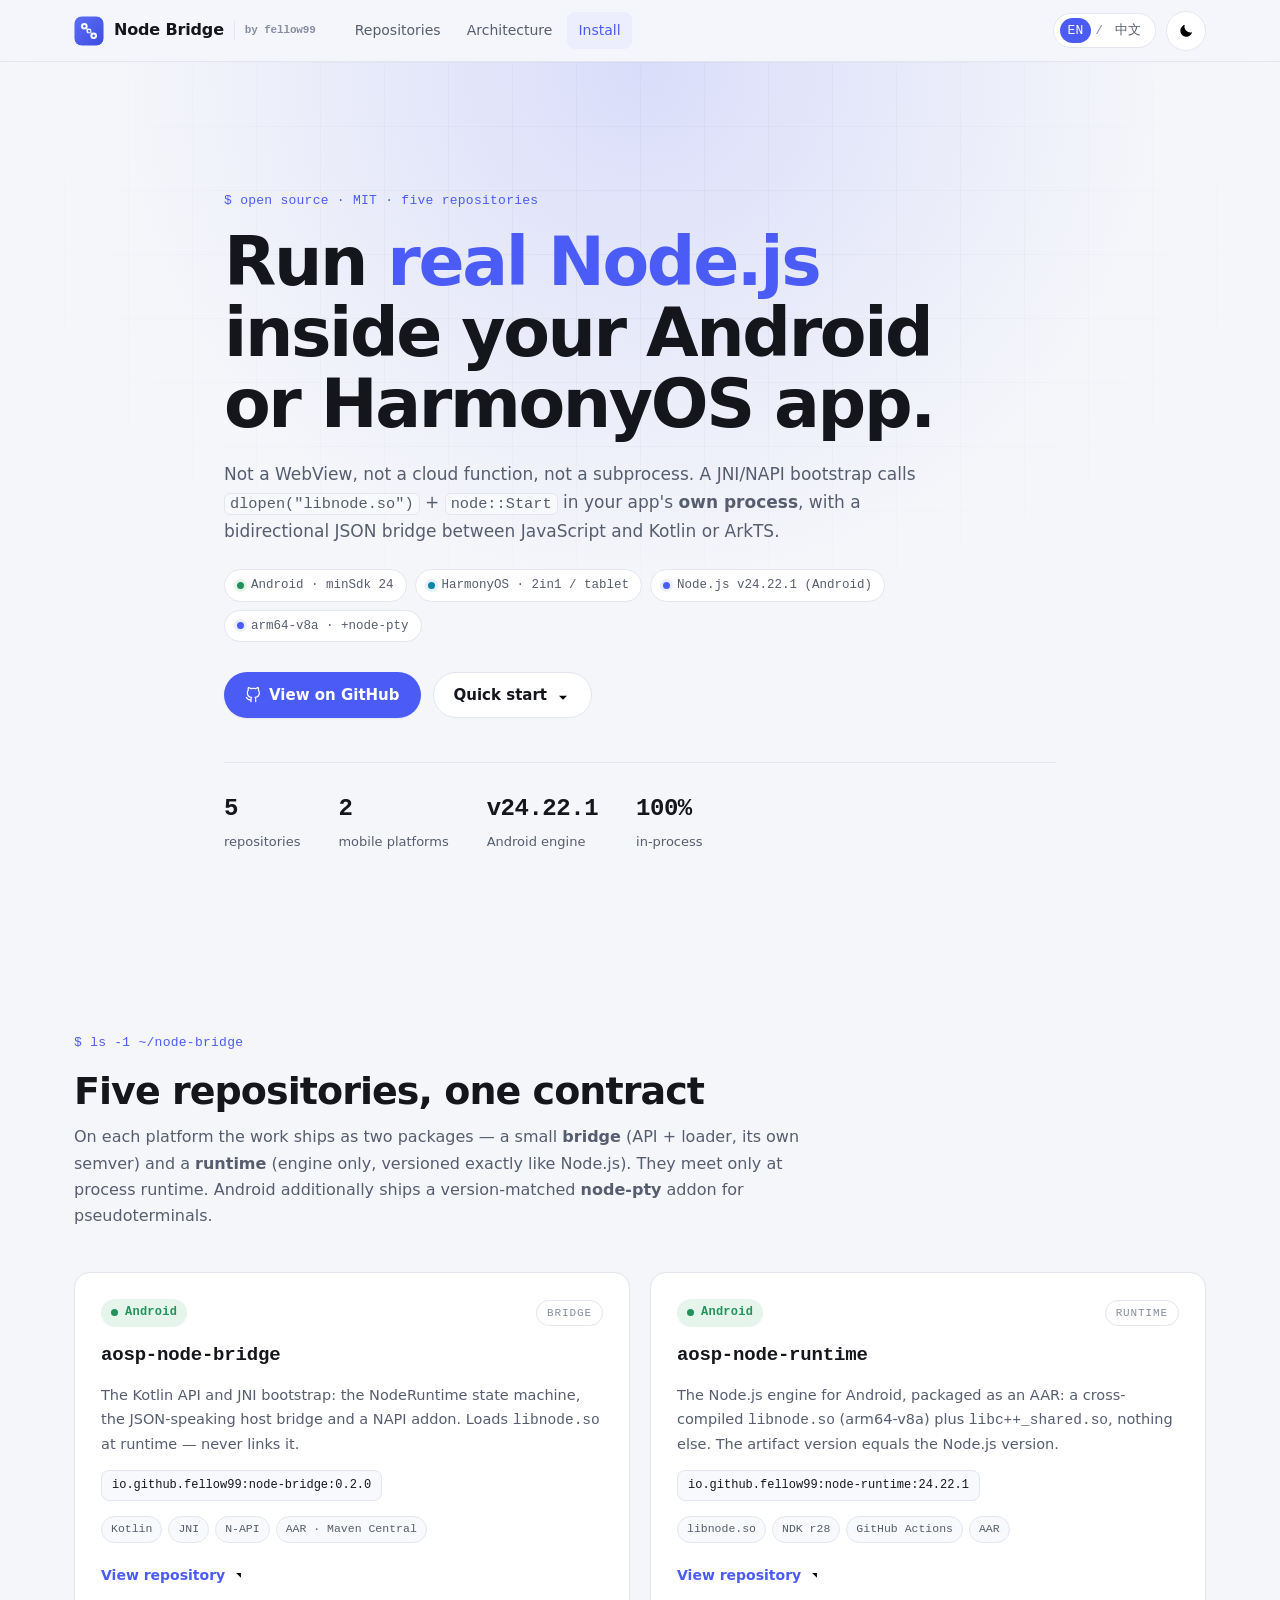
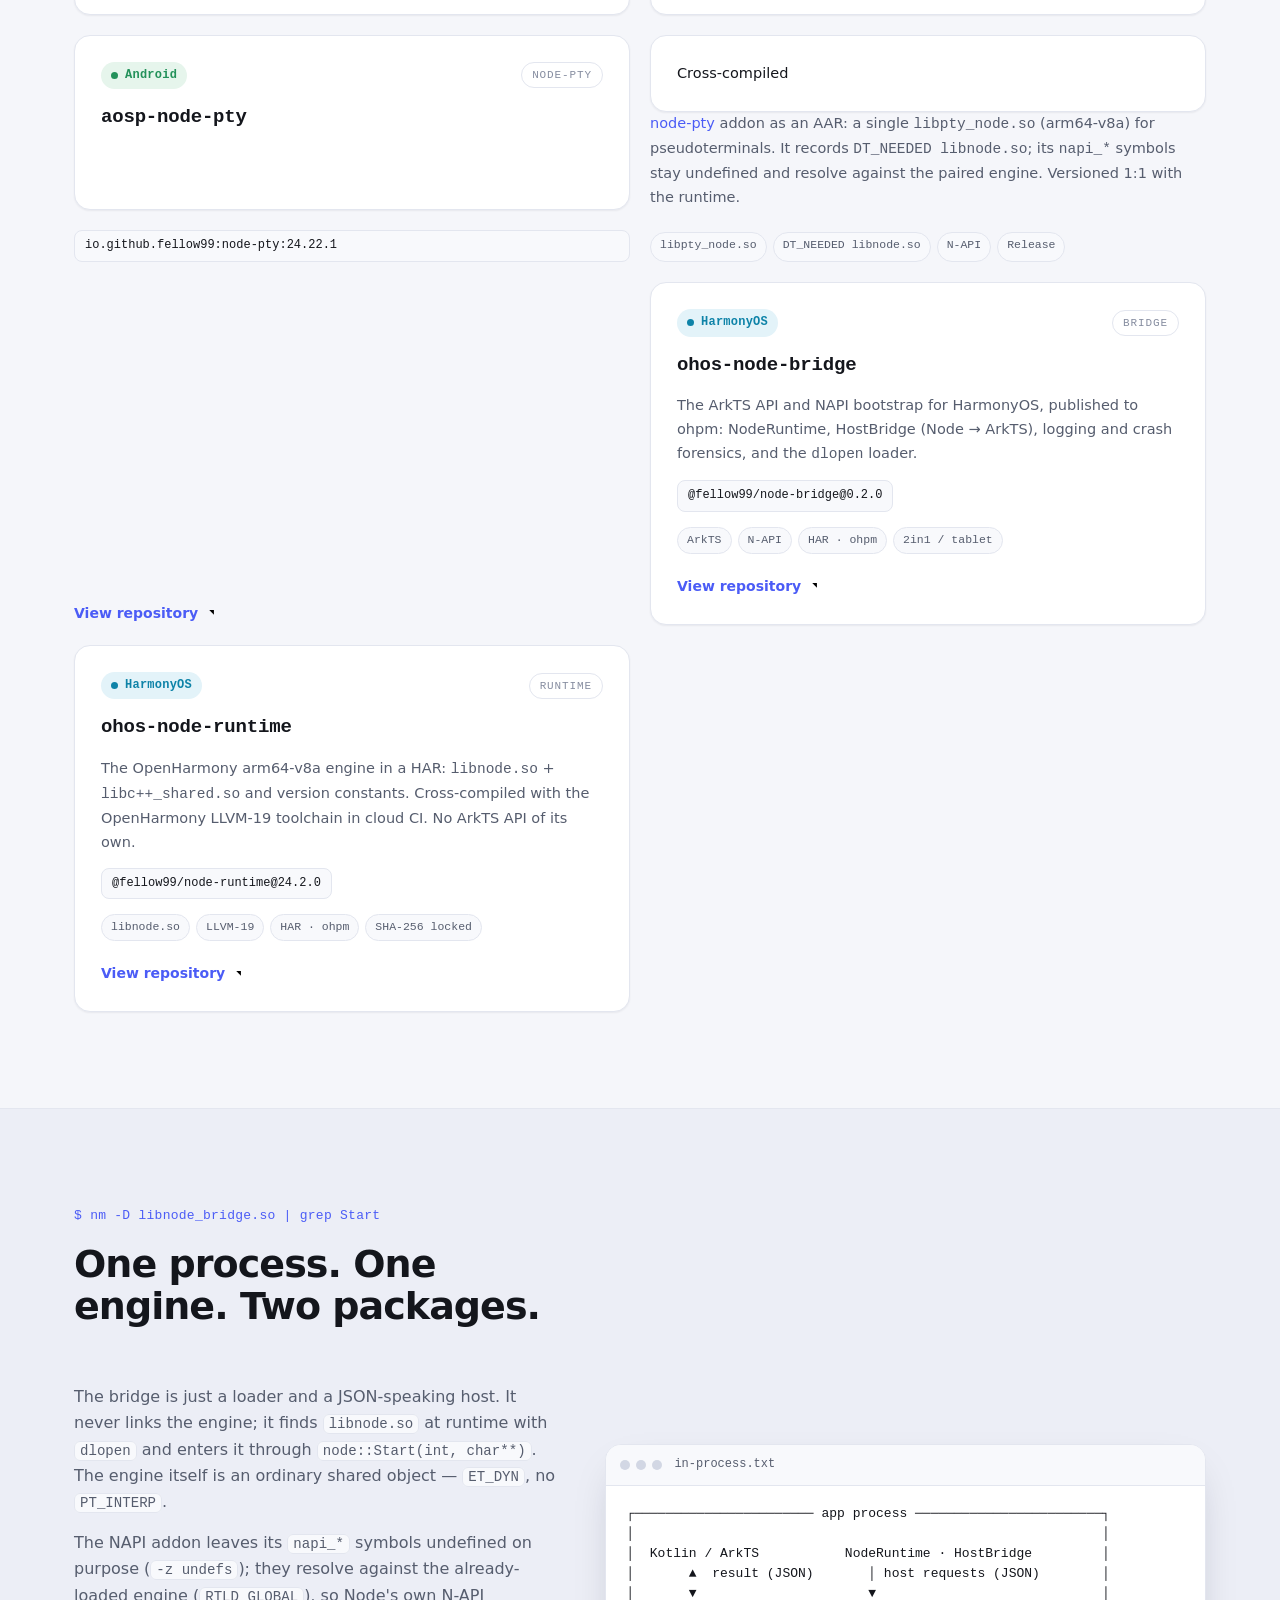
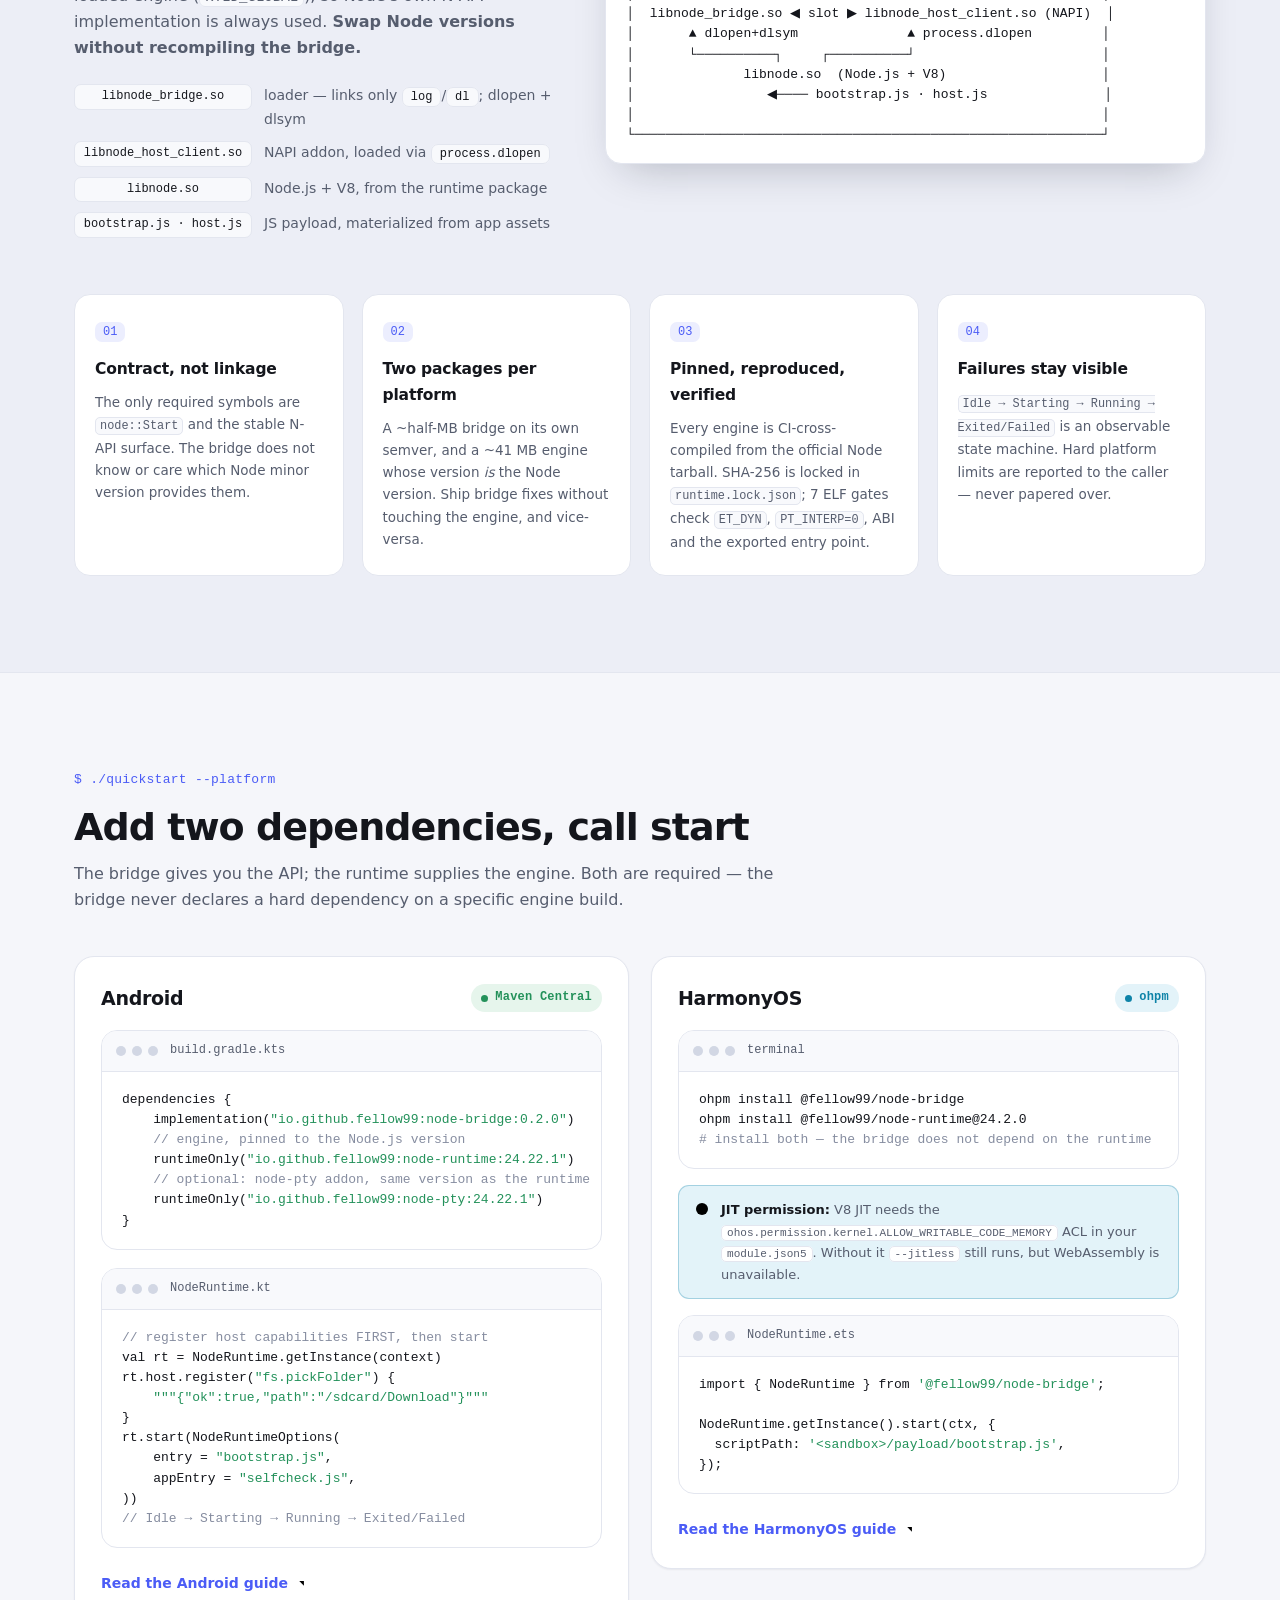
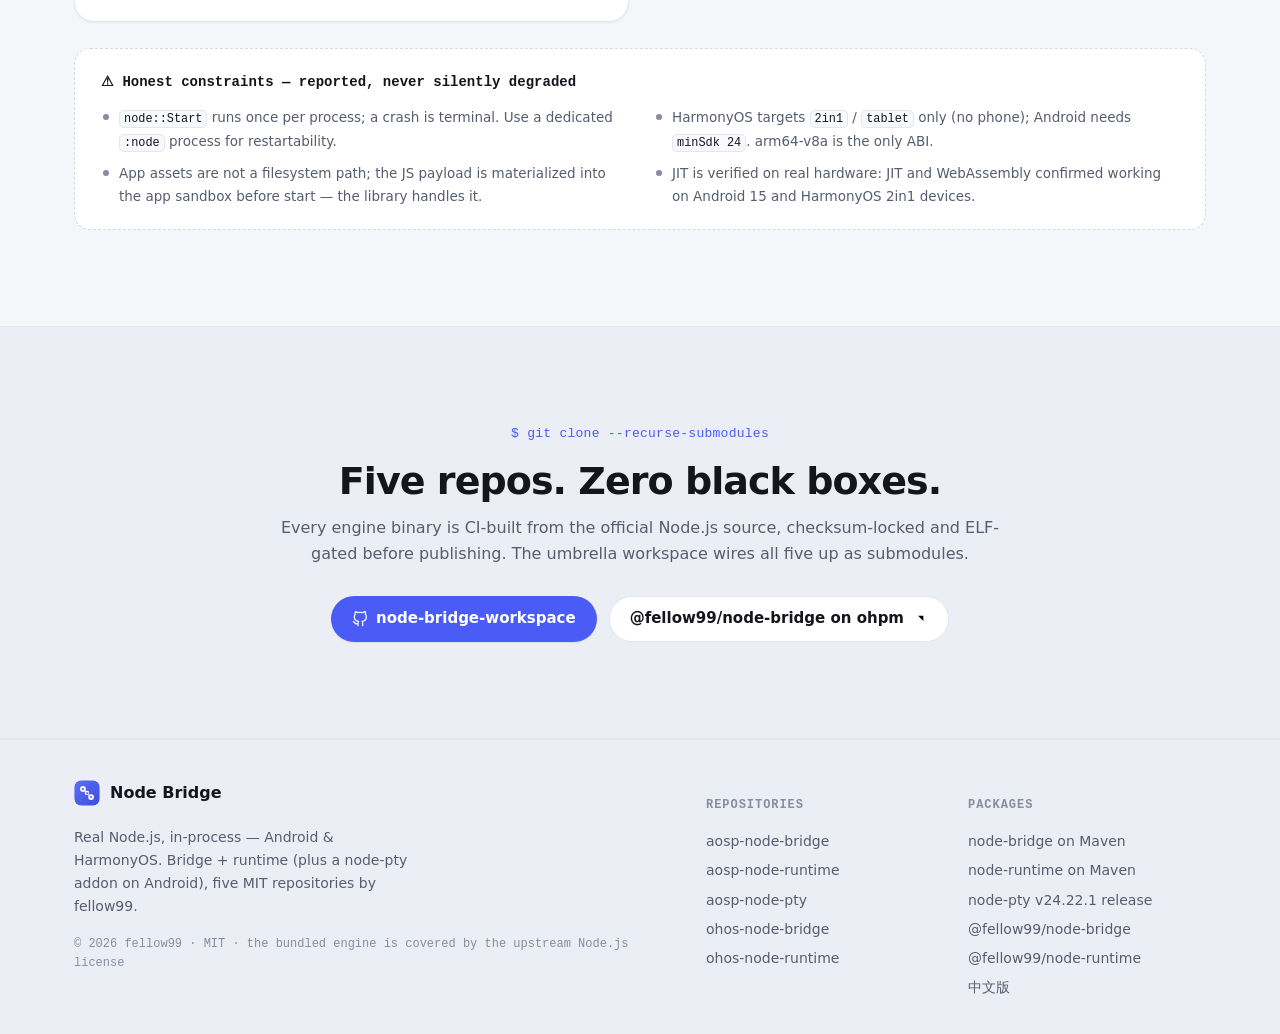
<file: index.html>
<!DOCTYPE html>
<html lang="en" data-theme="light">
<head>
<meta charset="UTF-8">
<meta name="viewport" content="width=device-width, initial-scale=1.0">
<meta name="color-scheme" content="light dark">
<title>Node Bridge — Real Node.js inside Android &amp; HarmonyOS apps</title>
<meta name="description" content="Embed a real Node.js runtime in your Android or HarmonyOS app's own process: dlopen(&quot;libnode.so&quot;) + node::Start via a JNI/NAPI bootstrap, with a bidirectional JSON bridge to Kotlin or ArkTS. Five MIT repos: bridge + runtime per platform, plus a node-pty addon on Android.">
<meta name="theme-color" media="(prefers-color-scheme: light)" content="#f5f6fa">
<meta name="theme-color" media="(prefers-color-scheme: dark)" content="#08090d">
<link rel="canonical" href="https://fellow99.github.io/node-bridge-website/index.html">
<link rel="alternate" hreflang="en" href="https://fellow99.github.io/node-bridge-website/index.html">
<link rel="alternate" hreflang="zh-CN" href="https://fellow99.github.io/node-bridge-website/index_zh.html">
<link rel="alternate" hreflang="x-default" href="https://fellow99.github.io/node-bridge-website/index.html">
<meta property="og:type" content="website">
<meta property="og:site_name" content="Node Bridge">
<meta property="og:title" content="Node Bridge — Real Node.js inside Android &amp; HarmonyOS apps">
<meta property="og:description" content="dlopen(&#34;libnode.so&#34;) + node::Start in your app&#39;s own process. Bridge + runtime packages for Android (Maven) and HarmonyOS (ohpm), Node v24.22.1 on Android, plus a node-pty addon, MIT.">
<meta property="og:url" content="https://fellow99.github.io/node-bridge-website/index.html">
<meta property="og:locale" content="en_US">
<meta property="og:locale:alternate" content="zh_CN">
<script>
  /* Apply the persisted theme before first paint to avoid a flash. */
  (function () {
    var root = document.documentElement;
    try {
      var t = localStorage.getItem('nodebridge-theme');
      if (t !== 'light' && t !== 'dark') {
        t = (window.matchMedia && window.matchMedia('(prefers-color-scheme: dark)').matches) ? 'dark' : 'light';
      }
      root.setAttribute('data-theme', t);
      root.classList.add('js');
      /* Failsafe: reveal content even if the deferred script never runs. */
      window.setTimeout(function () {
        if (!window.__nodebridgeReady) root.classList.remove('js');
      }, 2000);
    } catch (e) { /* no-op: CSS default theme still applies */ }
  })();
</script>
<link rel="stylesheet" href="style.css">
<link rel="icon" type="image/svg+xml" href="images/logo.svg">
</head>
<body>

<a class="skip-link" href="#main">Skip to content</a>

<svg class="svg-sprite" aria-hidden="true" focusable="false" style="position:absolute;width:0;height:0;overflow:hidden">
  <symbol id="i-github" viewBox="0 0 24 24">
    <path fill="none" stroke="currentColor" stroke-width="1.8" stroke-linecap="round" stroke-linejoin="round" d="M9 19c-5 1.5-5-2.5-7-3m14 6v-3.87a3.37 3.37 0 0 0-.94-2.61c3.14-.35 6.44-1.54 6.44-7A5.44 5.44 0 0 0 20 4.77 5.07 5.07 0 0 0 19.91 1S18.73.65 16 2.48a13.38 13.38 0 0 0-7 0C6.27.65 5.09 1 5.09 1A5.07 5.07 0 0 0 5 4.77a5.44 5.44 0 0 0-1.5 3.78c0 5.42 3.3 6.61 6.44 7A3.37 3.37 0 0 0 9 18.13V22"/>
  </symbol>
  <symbol id="i-sun" viewBox="0 0 24 24">
    <circle cx="12" cy="12" r="4.2"/>
    <path d="M12 2.5v2.2M12 19.3v2.2M2.5 12h2.2M19.3 12h2.2M5.2 5.2l1.6 1.6M17.2 17.2l1.6 1.6M18.8 5.2l-1.6 1.6M6.8 17.2l-1.6 1.6"/>
  </symbol>
  <symbol id="i-moon" viewBox="0 0 24 24">
    <path d="M20 14.5A8.5 8.5 0 0 1 9.5 4a8.5 8.5 0 1 0 10.5 10.5Z"/>
  </symbol>
  <symbol id="i-external" viewBox="0 0 24 24">
    <path d="M7 17 17 7M9 7h8v8"/>
  </symbol>
  <symbol id="i-arrow" viewBox="0 0 24 24">
    <path d="M12 5v14M6 13l6 6 6-6"/>
  </symbol>
  <symbol id="i-info" viewBox="0 0 24 24">
    <circle cx="12" cy="12" r="9"/>
    <path d="M12 11v5M12 7.6v.2"/>
  </symbol>
</svg>

<header class="site-header">
  <div class="header-inner">
    <a class="brand" href="#top" aria-label="Node Bridge — back to top">
      <img class="brand-logo" src="images/logo.svg" alt="">
      <span class="brand-name">Node Bridge</span>
      <span class="brand-by">by fellow99</span>
    </a>

    <nav class="nav" aria-label="Sections">
      <a href="#repos" data-nav>Repositories</a>
      <a href="#architecture" data-nav>Architecture</a>
      <a href="#install" data-nav>Install</a>
    </nav>

    <div class="controls">
      <div class="lang-switch" role="group" aria-label="Language">
        <a class="lang is-active" href="index.html" hreflang="en" aria-current="page">EN</a>
        <span class="lang-sep" aria-hidden="true">/</span>
        <a class="lang" href="index_zh.html" hreflang="zh-CN">中文</a>
      </div>

      <button class="theme-toggle" id="themeToggle" type="button"
              aria-label="Switch to dark theme"
              data-label-dark="Switch to dark theme"
              data-label-light="Switch to light theme">
        <svg class="icon-sun" aria-hidden="true"><use href="#i-sun"></use></svg>
        <svg class="icon-moon" aria-hidden="true"><use href="#i-moon"></use></svg>
      </button>
    </div>
  </div>
</header>

<main id="main">

  <!-- ============================== HERO ============================== -->
  <section class="hero" id="top">
    <div class="container hero-inner">
      <p class="eyebrow reveal">open source · MIT · five repositories</p>
      <h1 class="hero-title reveal">Run <span class="accent">real Node.js</span> inside your Android or HarmonyOS app.</h1>
      <p class="hero-lede reveal">
        Not a WebView, not a cloud function, not a subprocess. A JNI/NAPI bootstrap calls
        <code>dlopen(&quot;libnode.so&quot;)</code> + <code>node::Start</code> in your app&#39;s
        <strong>own process</strong>, with a bidirectional JSON bridge between JavaScript and
        Kotlin or ArkTS.
      </p>

      <ul class="chip-row reveal" aria-label="Targets">
        <li class="chip"><span class="dot dot-android" aria-hidden="true"></span>Android · minSdk 24</li>
        <li class="chip"><span class="dot dot-harmony" aria-hidden="true"></span>HarmonyOS · 2in1 / tablet</li>
        <li class="chip"><span class="dot dot-node" aria-hidden="true"></span>Node.js v24.22.1 (Android)</li>
        <li class="chip"><span class="dot dot-node" aria-hidden="true"></span>arm64-v8a · +node-pty</li>
      </ul>

      <div class="hero-actions reveal">
        <a class="btn btn-primary" href="https://github.com/fellow99/node-bridge-workspace" target="_blank" rel="noopener">
          <svg aria-hidden="true"><use href="#i-github"></use></svg>
          View on GitHub
        </a>
        <a class="btn btn-ghost" href="#install">
          Quick start
          <svg aria-hidden="true"><use href="#i-arrow"></use></svg>
        </a>
      </div>

      <ul class="stat-strip reveal">
        <li><span class="stat-num">5</span><span class="stat-label">repositories</span></li>
        <li><span class="stat-num">2</span><span class="stat-label">mobile platforms</span></li>
        <li><span class="stat-num">v24.22.1</span><span class="stat-label">Android engine</span></li>
        <li><span class="stat-num">100%</span><span class="stat-label">in-process</span></li>
      </ul>
    </div>
  </section>

  <!-- ============================ REPOS =============================== -->
  <section class="section" id="repos">
    <div class="container">
      <header class="section-head reveal">
        <p class="eyebrow">ls -1 ~/node-bridge</p>
        <h2 class="section-title">Five repositories, one contract</h2>
        <p class="section-lede">
          On each platform the work ships as two packages — a small <strong>bridge</strong>
          (API + loader, its own semver) and a <strong>runtime</strong> (engine only, versioned
          exactly like Node.js). They meet only at process runtime. Android additionally ships a
          version-matched <strong>node-pty</strong> addon for pseudoterminals.
        </p>
      </header>

      <div class="repo-grid">

        <a class="repo-card reveal" href="https://github.com/fellow99/aosp-node-bridge" target="_blank" rel="noopener">
          <div class="card-top">
            <span class="plat-badge plat-android"><span class="dot" aria-hidden="true"></span>Android</span>
            <span class="role-pill">bridge</span>
          </div>
          <h3 class="repo-title">aosp-node-bridge</h3>
          <p class="repo-desc">
            The Kotlin API and JNI bootstrap: the NodeRuntime state machine, the JSON-speaking host
            bridge and a NAPI addon. Loads <code>libnode.so</code> at runtime — never links it.
          </p>
          <code class="coord-chip">io.github.fellow99:node-bridge:0.2.0</code>
          <ul class="card-tags">
            <li>Kotlin</li><li>JNI</li><li>N-API</li><li>AAR · Maven Central</li>
          </ul>
          <span class="card-link">View repository <svg aria-hidden="true"><use href="#i-external"></use></svg></span>
        </a>

        <a class="repo-card reveal" href="https://github.com/fellow99/aosp-node-runtime" target="_blank" rel="noopener">
          <div class="card-top">
            <span class="plat-badge plat-android"><span class="dot" aria-hidden="true"></span>Android</span>
            <span class="role-pill">runtime</span>
          </div>
          <h3 class="repo-title">aosp-node-runtime</h3>
          <p class="repo-desc">
            The Node.js engine for Android, packaged as an AAR: a cross-compiled
            <code>libnode.so</code> (arm64-v8a) plus <code>libc++_shared.so</code>, nothing else.
            The artifact version equals the Node.js version.
          </p>
          <code class="coord-chip">io.github.fellow99:node-runtime:24.22.1</code>
          <ul class="card-tags">
            <li>libnode.so</li><li>NDK r28</li><li>GitHub Actions</li><li>AAR</li>
          </ul>
          <span class="card-link">View repository <svg aria-hidden="true"><use href="#i-external"></use></svg></span>
        </a>

        <a class="repo-card reveal" href="https://github.com/fellow99/aosp-node-pty" target="_blank" rel="noopener">
          <div class="card-top">
            <span class="plat-badge plat-android"><span class="dot" aria-hidden="true"></span>Android</span>
            <span class="role-pill">node-pty</span>
          </div>
          <h3 class="repo-title">aosp-node-pty</h3>
          <p class="repo-desc">
            Cross-compiled <a href="https://www.npmjs.com/package/node-pty" target="_blank" rel="noopener">node-pty</a>
            addon as an AAR: a single <code>libpty_node.so</code> (arm64-v8a) for pseudoterminals.
            It records <code>DT_NEEDED libnode.so</code>; its <code>napi_*</code> symbols stay
            undefined and resolve against the paired engine. Versioned 1:1 with the runtime.
          </p>
          <code class="coord-chip">io.github.fellow99:node-pty:24.22.1</code>
          <ul class="card-tags">
            <li>libpty_node.so</li><li>DT_NEEDED libnode.so</li><li>N-API</li><li>Release</li>
          </ul>
          <span class="card-link">View repository <svg aria-hidden="true"><use href="#i-external"></use></svg></span>
        </a>

        <a class="repo-card reveal" href="https://github.com/fellow99/ohos-node-bridge" target="_blank" rel="noopener">
          <div class="card-top">
            <span class="plat-badge plat-harmony"><span class="dot" aria-hidden="true"></span>HarmonyOS</span>
            <span class="role-pill">bridge</span>
          </div>
          <h3 class="repo-title">ohos-node-bridge</h3>
          <p class="repo-desc">
            The ArkTS API and NAPI bootstrap for HarmonyOS, published to ohpm: NodeRuntime,
            HostBridge (Node → ArkTS), logging and crash forensics, and the <code>dlopen</code> loader.
          </p>
          <code class="coord-chip">@fellow99/node-bridge@0.2.0</code>
          <ul class="card-tags">
            <li>ArkTS</li><li>N-API</li><li>HAR · ohpm</li><li>2in1 / tablet</li>
          </ul>
          <span class="card-link">View repository <svg aria-hidden="true"><use href="#i-external"></use></svg></span>
        </a>

        <a class="repo-card reveal" href="https://github.com/fellow99/ohos-node-runtime" target="_blank" rel="noopener">
          <div class="card-top">
            <span class="plat-badge plat-harmony"><span class="dot" aria-hidden="true"></span>HarmonyOS</span>
            <span class="role-pill">runtime</span>
          </div>
          <h3 class="repo-title">ohos-node-runtime</h3>
          <p class="repo-desc">
            The OpenHarmony arm64-v8a engine in a HAR: <code>libnode.so</code> +
            <code>libc++_shared.so</code> and version constants. Cross-compiled with the
            OpenHarmony LLVM-19 toolchain in cloud CI. No ArkTS API of its own.
          </p>
          <code class="coord-chip">@fellow99/node-runtime@24.2.0</code>
          <ul class="card-tags">
            <li>libnode.so</li><li>LLVM-19</li><li>HAR · ohpm</li><li>SHA-256 locked</li>
          </ul>
          <span class="card-link">View repository <svg aria-hidden="true"><use href="#i-external"></use></svg></span>
        </a>

      </div>
    </div>
  </section>

  <!-- ========================== ARCHITECTURE ========================== -->
  <section class="section tint-bg" id="architecture">
    <div class="container">
      <header class="section-head reveal">
        <p class="eyebrow">nm -D libnode_bridge.so | grep Start</p>
        <h2 class="section-title">One process. One engine. Two packages.</h2>
      </header>

      <div class="arch-grid">
        <div class="arch-copy reveal">
          <p>
            The bridge is just a loader and a JSON-speaking host. It never links the engine; it
            finds <code>libnode.so</code> at runtime with <code>dlopen</code> and enters it through
            <code>node::Start(int, char**)</code>. The engine itself is an ordinary shared object —
            <code>ET_DYN</code>, no <code>PT_INTERP</code>.
          </p>
          <p>
            The NAPI addon leaves its <code>napi_*</code> symbols undefined on purpose
            (<code>-z undefs</code>); they resolve against the already-loaded engine
            (<code>RTLD_GLOBAL</code>), so Node&#39;s own N-API implementation is always used.
            <strong>Swap Node versions without recompiling the bridge.</strong>
          </p>
          <ul class="legend">
            <li><code>libnode_bridge.so</code><span>loader — links only <code>log</code>/<code>dl</code>; dlopen + dlsym</span></li>
            <li><code>libnode_host_client.so</code><span>NAPI addon, loaded via <code>process.dlopen</code></span></li>
            <li><code>libnode.so</code><span>Node.js + V8, from the runtime package</span></li>
            <li><code>bootstrap.js · host.js</code><span>JS payload, materialized from app assets</span></li>
          </ul>
        </div>

        <figure class="codewin reveal" aria-label="In-process architecture diagram">
          <div class="codewin-bar">
            <span class="codewin-dots" aria-hidden="true"><i></i><i></i><i></i></span>
            <span class="codewin-name">in-process.txt</span>
          </div>
<pre class="codewin-body" aria-hidden="true">┌─────────────────────── app process ────────────────────────┐
│                                                            │
│  Kotlin / ArkTS           NodeRuntime · HostBridge         │
│       ▲  result (JSON)       │ host requests (JSON)        │
│       ▼                      ▼                             │
│  libnode_bridge.so ◀ slot ▶ libnode_host_client.so (NAPI)  │
│       ▲ dlopen+dlsym              ▲ process.dlopen         │
│       └──────────┐     ┌──────────┘                        │
│              libnode.so  (Node.js + V8)                    │
│                 ◀──── bootstrap.js · host.js               │
│                                                            │
└────────────────────────────────────────────────────────────┘</pre>
        </figure>
      </div>

      <div class="principles">
        <article class="principle reveal">
          <span class="principle-num">01</span>
          <h3>Contract, not linkage</h3>
          <p>
            The only required symbols are <code>node::Start</code> and the stable N-API surface.
            The bridge does not know or care which Node minor version provides them.
          </p>
        </article>
        <article class="principle reveal">
          <span class="principle-num">02</span>
          <h3>Two packages per platform</h3>
          <p>
            A ~half-MB bridge on its own semver, and a ~41&nbsp;MB engine whose version
            <em>is</em> the Node version. Ship bridge fixes without touching the engine, and
            vice-versa.
          </p>
        </article>
        <article class="principle reveal">
          <span class="principle-num">03</span>
          <h3>Pinned, reproduced, verified</h3>
          <p>
            Every engine is CI-cross-compiled from the official Node tarball. SHA-256 is locked in
            <code>runtime.lock.json</code>; 7 ELF gates check <code>ET_DYN</code>,
            <code>PT_INTERP=0</code>, ABI and the exported entry point.
          </p>
        </article>
        <article class="principle reveal">
          <span class="principle-num">04</span>
          <h3>Failures stay visible</h3>
          <p>
            <code>Idle → Starting → Running → Exited/Failed</code> is an observable state machine.
            Hard platform limits are reported to the caller — never papered over.
          </p>
        </article>
      </div>
    </div>
  </section>

  <!-- ============================ INSTALL ============================= -->
  <section class="section" id="install">
    <div class="container">
      <header class="section-head reveal">
        <p class="eyebrow">./quickstart --platform</p>
        <h2 class="section-title">Add two dependencies, call start</h2>
        <p class="section-lede">
          The bridge gives you the API; the runtime supplies the engine. Both are required — the
          bridge never declares a hard dependency on a specific engine build.
        </p>
      </header>

      <div class="install-grid">

        <article class="install-card reveal">
          <div class="install-head">
            <h3>Android</h3>
            <span class="plat-badge plat-android"><span class="dot" aria-hidden="true"></span>Maven Central</span>
          </div>

          <figure class="codewin">
            <div class="codewin-bar">
              <span class="codewin-dots" aria-hidden="true"><i></i><i></i><i></i></span>
              <span class="codewin-name">build.gradle.kts</span>
            </div>
<pre class="codewin-body">dependencies {
    implementation(<span class="s">"io.github.fellow99:node-bridge:0.2.0"</span>)
    <span class="c">// engine, pinned to the Node.js version</span>
    runtimeOnly(<span class="s">"io.github.fellow99:node-runtime:24.22.1"</span>)
    <span class="c">// optional: node-pty addon, same version as the runtime</span>
    runtimeOnly(<span class="s">"io.github.fellow99:node-pty:24.22.1"</span>)
}</pre>
          </figure>

          <figure class="codewin">
            <div class="codewin-bar">
              <span class="codewin-dots" aria-hidden="true"><i></i><i></i><i></i></span>
              <span class="codewin-name">NodeRuntime.kt</span>
            </div>
<pre class="codewin-body"><span class="c">// register host capabilities FIRST, then start</span>
val rt = NodeRuntime.getInstance(context)
rt.host.register(<span class="s">"fs.pickFolder"</span>) {
    <span class="s">"""{"ok":true,"path":"/sdcard/Download"}"""</span>
}
rt.start(NodeRuntimeOptions(
    entry = <span class="s">"bootstrap.js"</span>,
    appEntry = <span class="s">"selfcheck.js"</span>,
))
<span class="c">// Idle → Starting → Running → Exited/Failed</span></pre>
          </figure>

          <a class="card-link" href="https://github.com/fellow99/aosp-node-bridge#quick-start" target="_blank" rel="noopener">
            Read the Android guide <svg aria-hidden="true"><use href="#i-external"></use></svg>
          </a>
        </article>

        <article class="install-card reveal">
          <div class="install-head">
            <h3>HarmonyOS</h3>
            <span class="plat-badge plat-harmony"><span class="dot" aria-hidden="true"></span>ohpm</span>
          </div>

          <figure class="codewin">
            <div class="codewin-bar">
              <span class="codewin-dots" aria-hidden="true"><i></i><i></i><i></i></span>
              <span class="codewin-name">terminal</span>
            </div>
<pre class="codewin-body">ohpm install @fellow99/node-bridge
ohpm install @fellow99/node-runtime@24.2.0
<span class="c"># install both — the bridge does not depend on the runtime</span></pre>
          </figure>

          <div class="callout">
            <span class="callout-icon" aria-hidden="true"><svg><use href="#i-info"></use></svg></span>
            <span>
              <strong>JIT permission:</strong> V8 JIT needs the
              <code>ohos.permission.kernel.ALLOW_WRITABLE_CODE_MEMORY</code> ACL in your
              <code>module.json5</code>. Without it <code>--jitless</code> still runs, but
              WebAssembly is unavailable.
            </span>
          </div>

          <figure class="codewin">
            <div class="codewin-bar">
              <span class="codewin-dots" aria-hidden="true"><i></i><i></i><i></i></span>
              <span class="codewin-name">NodeRuntime.ets</span>
            </div>
<pre class="codewin-body">import { NodeRuntime } from <span class="s">'@fellow99/node-bridge'</span>;

NodeRuntime.getInstance().start(ctx, {
  scriptPath: <span class="s">'&lt;sandbox&gt;/payload/bootstrap.js'</span>,
});</pre>
          </figure>

          <a class="card-link" href="https://github.com/fellow99/ohos-node-bridge#消费方接入三步" target="_blank" rel="noopener">
            Read the HarmonyOS guide <svg aria-hidden="true"><use href="#i-external"></use></svg>
          </a>
        </article>

      </div>

      <div class="constraints reveal">
        <h3>Honest constraints — reported, never silently degraded</h3>
        <ul>
          <li><code>node::Start</code> runs once per process; a crash is terminal. Use a dedicated <code>:node</code> process for restartability.</li>
          <li>HarmonyOS targets <code>2in1</code> / <code>tablet</code> only (no phone); Android needs <code>minSdk 24</code>. arm64-v8a is the only ABI.</li>
          <li>App assets are not a filesystem path; the JS payload is materialized into the app sandbox before start — the library handles it.</li>
          <li>JIT is verified on real hardware: JIT and WebAssembly confirmed working on Android 15 and HarmonyOS 2in1 devices.</li>
        </ul>
      </div>
    </div>
  </section>

  <!-- ============================ CTA BAND ============================ -->
  <section class="section tint-bg cta-band">
    <div class="container">
      <header class="section-head reveal">
        <p class="eyebrow">git clone --recurse-submodules</p>
        <h2 class="section-title">Five repos. Zero black boxes.</h2>
        <p class="section-lede">
          Every engine binary is CI-built from the official Node.js source, checksum-locked and
          ELF-gated before publishing. The umbrella workspace wires all five up as submodules.
        </p>
      </header>
      <div class="hero-actions reveal">
        <a class="btn btn-primary" href="https://github.com/fellow99/node-bridge-workspace" target="_blank" rel="noopener">
          <svg aria-hidden="true"><use href="#i-github"></use></svg>
          node-bridge-workspace
        </a>
        <a class="btn btn-ghost" href="https://ohpm.openharmony.cn/#/cn/detail/@fellow99%2Fnode-bridge" target="_blank" rel="noopener">
          @fellow99/node-bridge on ohpm
          <svg aria-hidden="true"><use href="#i-external"></use></svg>
        </a>
      </div>
    </div>
  </section>

</main>

<footer class="site-footer">
  <div class="container footer-grid">
    <div>
      <div class="footer-brand">
        <img class="brand-logo" src="images/logo.svg" alt="">
        <span>Node Bridge</span>
      </div>
      <p class="footer-one">Real Node.js, in-process — Android &amp; HarmonyOS. Bridge + runtime (plus a node-pty addon on Android), five MIT repositories by fellow99.</p>
      <p class="footer-copy">© <span data-year>2026</span> fellow99 · MIT · the bundled engine is covered by the upstream Node.js license</p>
    </div>

    <div class="footer-cols">
      <nav class="footer-col" aria-label="Repositories">
        <h4>Repositories</h4>
        <a href="https://github.com/fellow99/aosp-node-bridge" target="_blank" rel="noopener">aosp-node-bridge</a>
        <a href="https://github.com/fellow99/aosp-node-runtime" target="_blank" rel="noopener">aosp-node-runtime</a>
        <a href="https://github.com/fellow99/aosp-node-pty" target="_blank" rel="noopener">aosp-node-pty</a>
        <a href="https://github.com/fellow99/ohos-node-bridge" target="_blank" rel="noopener">ohos-node-bridge</a>
        <a href="https://github.com/fellow99/ohos-node-runtime" target="_blank" rel="noopener">ohos-node-runtime</a>
      </nav>
      <nav class="footer-col" aria-label="Packages">
        <h4>Packages</h4>
        <a href="https://central.sonatype.com/artifact/io.github.fellow99/node-bridge" target="_blank" rel="noopener">node-bridge on Maven</a>
        <a href="https://central.sonatype.com/artifact/io.github.fellow99/node-runtime" target="_blank" rel="noopener">node-runtime on Maven</a>
        <a href="https://github.com/fellow99/aosp-node-pty/releases/tag/v24.22.1" target="_blank" rel="noopener">node-pty v24.22.1 release</a>
        <a href="https://ohpm.openharmony.cn/#/cn/detail/@fellow99%2Fnode-bridge" target="_blank" rel="noopener">@fellow99/node-bridge</a>
        <a href="https://ohpm.openharmony.cn/#/cn/detail/@fellow99%2Fnode-runtime" target="_blank" rel="noopener">@fellow99/node-runtime</a>
        <a href="index_zh.html" hreflang="zh-CN">中文版</a>
      </nav>
    </div>
  </div>
</footer>

<script src="script.js"></script>
</body>
</html>
</file>
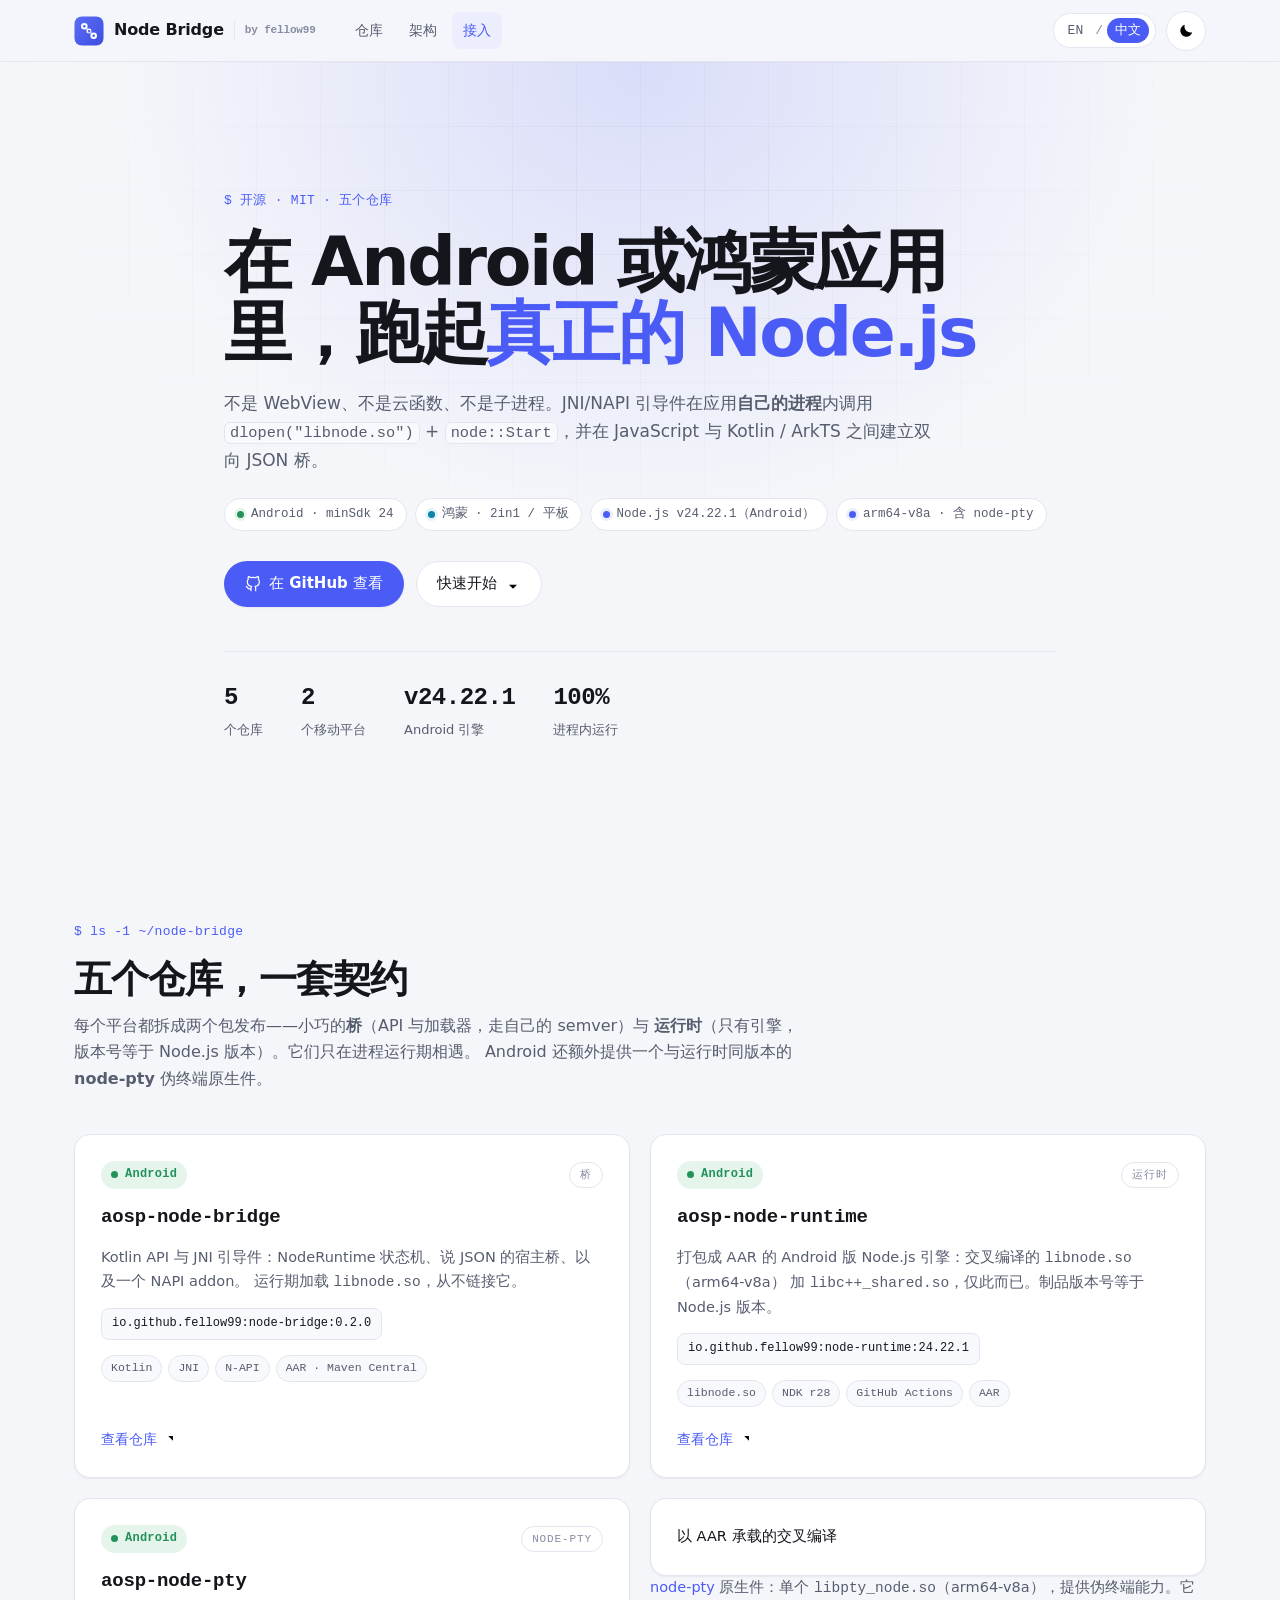
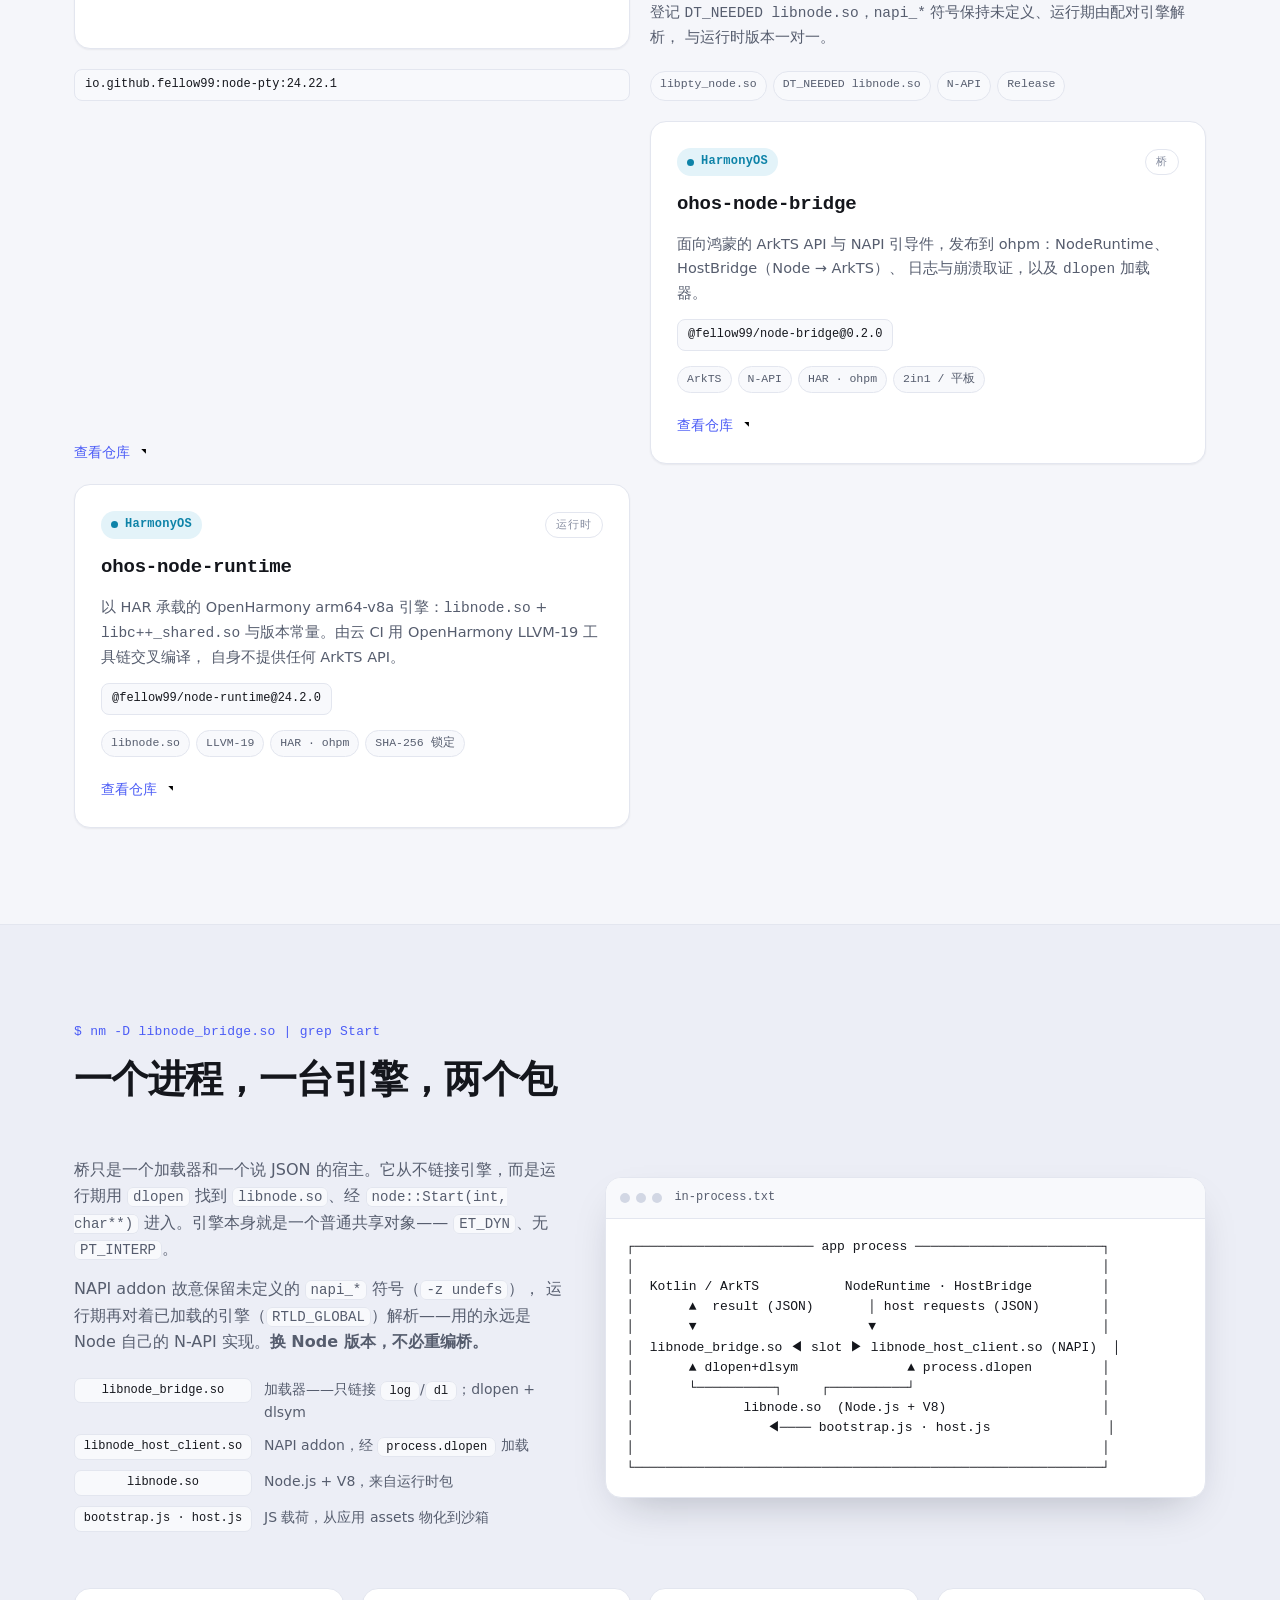
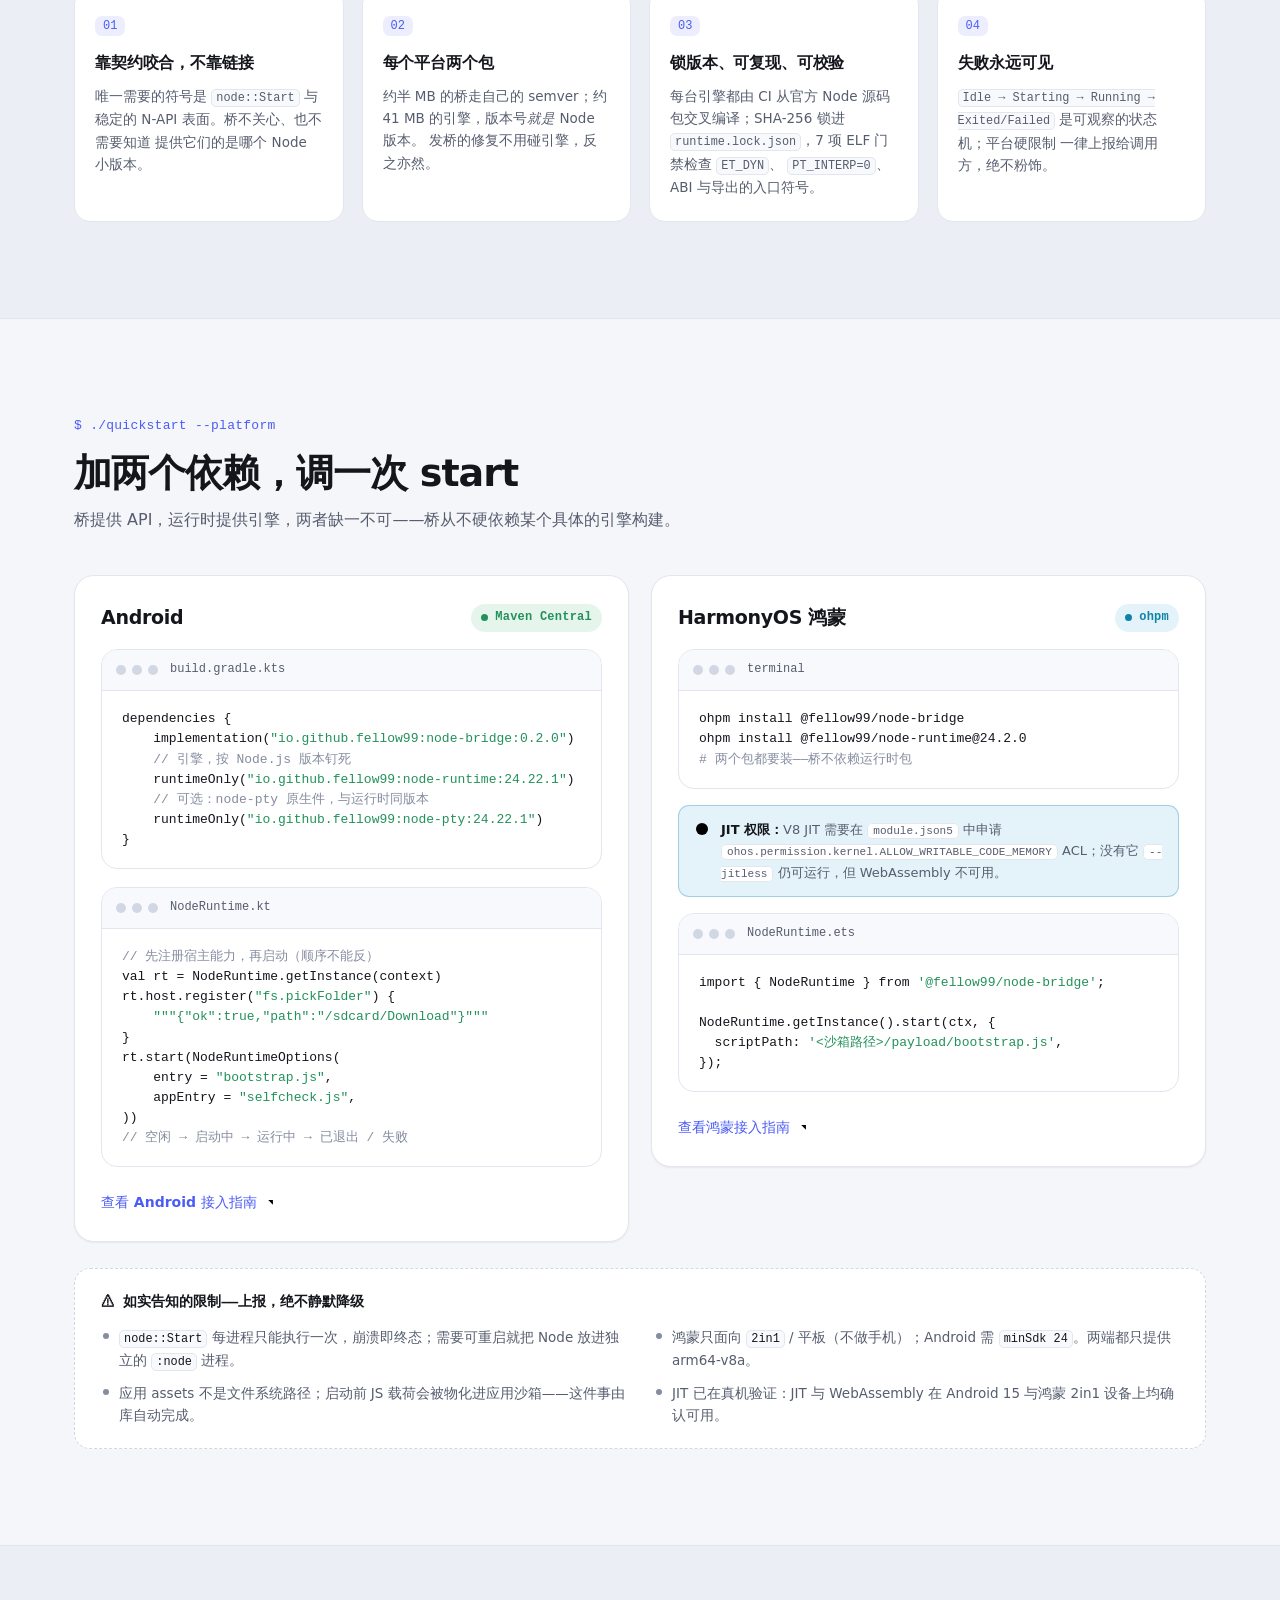
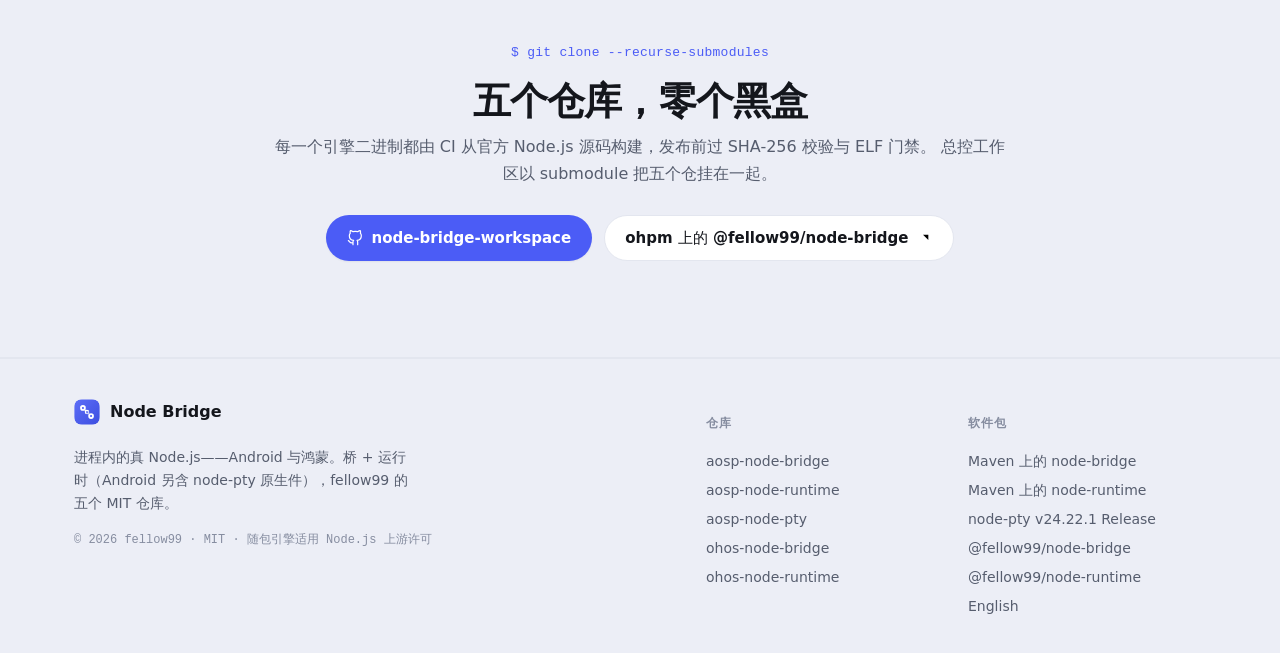
<file: index_zh.html>
<!DOCTYPE html>
<html lang="zh-CN" data-theme="light">
<head>
<meta charset="UTF-8">
<meta name="viewport" content="width=device-width, initial-scale=1.0">
<meta name="color-scheme" content="light dark">
<title>Node Bridge — 在 Android 与鸿蒙应用内运行真正的 Node.js</title>
<meta name="description" content="把真正的 Node.js 运行时嵌进 Android 或鸿蒙应用自己的进程：JNI/NAPI 引导件以 dlopen(&quot;libnode.so&quot;) + node::Start 启动，并在 JavaScript 与 Kotlin / ArkTS 之间建立双向 JSON 桥。五个 MIT 仓库：每个平台各一个桥包与运行时包，Android 另加一个 node-pty 原生件。">
<meta name="theme-color" media="(prefers-color-scheme: light)" content="#f5f6fa">
<meta name="theme-color" media="(prefers-color-scheme: dark)" content="#08090d">
<link rel="canonical" href="https://fellow99.github.io/node-bridge-website/index_zh.html">
<link rel="alternate" hreflang="en" href="https://fellow99.github.io/node-bridge-website/index.html">
<link rel="alternate" hreflang="zh-CN" href="https://fellow99.github.io/node-bridge-website/index_zh.html">
<link rel="alternate" hreflang="x-default" href="https://fellow99.github.io/node-bridge-website/index.html">
<meta property="og:type" content="website">
<meta property="og:site_name" content="Node Bridge">
<meta property="og:title" content="Node Bridge — 在 Android 与鸿蒙应用内运行真正的 Node.js">
<meta property="og:description" content="在应用自己的进程内 dlopen(&quot;libnode.so&quot;) + node::Start。Android（Maven）与鸿蒙（ohpm）各有桥包 + 运行时包，Android Node v24.22.1，另含 node-pty 原生件，MIT。">
<meta property="og:url" content="https://fellow99.github.io/node-bridge-website/index_zh.html">
<meta property="og:locale" content="zh_CN">
<meta property="og:locale:alternate" content="en_US">
<script>
  /* 首屏渲染前套用已保存的主题，避免闪烁。 */
  (function () {
    var root = document.documentElement;
    try {
      var t = localStorage.getItem('nodebridge-theme');
      if (t !== 'light' && t !== 'dark') {
        t = (window.matchMedia && window.matchMedia('(prefers-color-scheme: dark)').matches) ? 'dark' : 'light';
      }
      root.setAttribute('data-theme', t);
      root.classList.add('js');
      /* 兜底：若延迟脚本始终未执行，则照常显示内容。 */
      window.setTimeout(function () {
        if (!window.__nodebridgeReady) root.classList.remove('js');
      }, 2000);
    } catch (e) { /* 无操作：仍套用 CSS 默认主题 */ }
  })();
</script>
<link rel="stylesheet" href="style.css">
<link rel="icon" type="image/svg+xml" href="images/logo.svg">
</head>
<body>

<a class="skip-link" href="#main">跳到主要内容</a>

<svg class="svg-sprite" aria-hidden="true" focusable="false" style="position:absolute;width:0;height:0;overflow:hidden">
  <symbol id="i-github" viewBox="0 0 24 24">
    <path fill="none" stroke="currentColor" stroke-width="1.8" stroke-linecap="round" stroke-linejoin="round" d="M9 19c-5 1.5-5-2.5-7-3m14 6v-3.87a3.37 3.37 0 0 0-.94-2.61c3.14-.35 6.44-1.54 6.44-7A5.44 5.44 0 0 0 20 4.77 5.07 5.07 0 0 0 19.91 1S18.73.65 16 2.48a13.38 13.38 0 0 0-7 0C6.27.65 5.09 1 5.09 1A5.07 5.07 0 0 0 5 4.77a5.44 5.44 0 0 0-1.5 3.78c0 5.42 3.3 6.61 6.44 7A3.37 3.37 0 0 0 9 18.13V22"/>
  </symbol>
  <symbol id="i-sun" viewBox="0 0 24 24">
    <circle cx="12" cy="12" r="4.2"/>
    <path d="M12 2.5v2.2M12 19.3v2.2M2.5 12h2.2M19.3 12h2.2M5.2 5.2l1.6 1.6M17.2 17.2l1.6 1.6M18.8 5.2l-1.6 1.6M6.8 17.2l-1.6 1.6"/>
  </symbol>
  <symbol id="i-moon" viewBox="0 0 24 24">
    <path d="M20 14.5A8.5 8.5 0 0 1 9.5 4a8.5 8.5 0 1 0 10.5 10.5Z"/>
  </symbol>
  <symbol id="i-external" viewBox="0 0 24 24">
    <path d="M7 17 17 7M9 7h8v8"/>
  </symbol>
  <symbol id="i-arrow" viewBox="0 0 24 24">
    <path d="M12 5v14M6 13l6 6 6-6"/>
  </symbol>
  <symbol id="i-info" viewBox="0 0 24 24">
    <circle cx="12" cy="12" r="9"/>
    <path d="M12 11v5M12 7.6v.2"/>
  </symbol>
</svg>

<header class="site-header">
  <div class="header-inner">
    <a class="brand" href="#top" aria-label="Node Bridge — 回到顶部">
      <img class="brand-logo" src="images/logo.svg" alt="">
      <span class="brand-name">Node Bridge</span>
      <span class="brand-by">by fellow99</span>
    </a>

    <nav class="nav" aria-label="章节">
      <a href="#repos" data-nav>仓库</a>
      <a href="#architecture" data-nav>架构</a>
      <a href="#install" data-nav>接入</a>
    </nav>

    <div class="controls">
      <div class="lang-switch" role="group" aria-label="语言">
        <a class="lang" href="index.html" hreflang="en">EN</a>
        <span class="lang-sep" aria-hidden="true">/</span>
        <a class="lang is-active" href="index_zh.html" hreflang="zh-CN" aria-current="page">中文</a>
      </div>

      <button class="theme-toggle" id="themeToggle" type="button"
              aria-label="切换到暗色主题"
              data-label-dark="切换到暗色主题"
              data-label-light="切换到亮色主题">
        <svg class="icon-sun" aria-hidden="true"><use href="#i-sun"></use></svg>
        <svg class="icon-moon" aria-hidden="true"><use href="#i-moon"></use></svg>
      </button>
    </div>
  </div>
</header>

<main id="main">

  <!-- ============================== HERO ============================== -->
  <section class="hero" id="top">
    <div class="container hero-inner">
      <p class="eyebrow reveal">开源 · MIT · 五个仓库</p>
      <h1 class="hero-title reveal">在 Android 或鸿蒙应用里，跑起<span class="accent">真正的 Node.js</span></h1>
      <p class="hero-lede reveal">
        不是 WebView、不是云函数、不是子进程。JNI/NAPI 引导件在应用<strong>自己的进程</strong>内调用
        <code>dlopen(&quot;libnode.so&quot;)</code> + <code>node::Start</code>，并在 JavaScript 与
        Kotlin / ArkTS 之间建立双向 JSON 桥。
      </p>

      <ul class="chip-row reveal" aria-label="目标平台">
        <li class="chip"><span class="dot dot-android" aria-hidden="true"></span>Android · minSdk 24</li>
        <li class="chip"><span class="dot dot-harmony" aria-hidden="true"></span>鸿蒙 · 2in1 / 平板</li>
        <li class="chip"><span class="dot dot-node" aria-hidden="true"></span>Node.js v24.22.1（Android）</li>
        <li class="chip"><span class="dot dot-node" aria-hidden="true"></span>arm64-v8a · 含 node-pty</li>
      </ul>

      <div class="hero-actions reveal">
        <a class="btn btn-primary" href="https://github.com/fellow99/node-bridge-workspace" target="_blank" rel="noopener">
          <svg aria-hidden="true"><use href="#i-github"></use></svg>
          在 GitHub 查看
        </a>
        <a class="btn btn-ghost" href="#install">
          快速开始
          <svg aria-hidden="true"><use href="#i-arrow"></use></svg>
        </a>
      </div>

      <ul class="stat-strip reveal">
        <li><span class="stat-num">5</span><span class="stat-label">个仓库</span></li>
        <li><span class="stat-num">2</span><span class="stat-label">个移动平台</span></li>
        <li><span class="stat-num">v24.22.1</span><span class="stat-label">Android 引擎</span></li>
        <li><span class="stat-num">100%</span><span class="stat-label">进程内运行</span></li>
      </ul>
    </div>
  </section>

  <!-- ============================ REPOS =============================== -->
  <section class="section" id="repos">
    <div class="container">
      <header class="section-head reveal">
        <p class="eyebrow">ls -1 ~/node-bridge</p>
        <h2 class="section-title">五个仓库，一套契约</h2>
        <p class="section-lede">
          每个平台都拆成两个包发布——小巧的<strong>桥</strong>（API 与加载器，走自己的 semver）与
          <strong>运行时</strong>（只有引擎，版本号等于 Node.js 版本）。它们只在进程运行期相遇。
          Android 还额外提供一个与运行时同版本的 <strong>node-pty</strong> 伪终端原生件。
        </p>
      </header>

      <div class="repo-grid">

        <a class="repo-card reveal" href="https://github.com/fellow99/aosp-node-bridge" target="_blank" rel="noopener">
          <div class="card-top">
            <span class="plat-badge plat-android"><span class="dot" aria-hidden="true"></span>Android</span>
            <span class="role-pill">桥</span>
          </div>
          <h3 class="repo-title">aosp-node-bridge</h3>
          <p class="repo-desc">
            Kotlin API 与 JNI 引导件：NodeRuntime 状态机、说 JSON 的宿主桥、以及一个 NAPI addon。
            运行期加载 <code>libnode.so</code>，从不链接它。
          </p>
          <code class="coord-chip">io.github.fellow99:node-bridge:0.2.0</code>
          <ul class="card-tags">
            <li>Kotlin</li><li>JNI</li><li>N-API</li><li>AAR · Maven Central</li>
          </ul>
          <span class="card-link">查看仓库 <svg aria-hidden="true"><use href="#i-external"></use></svg></span>
        </a>

        <a class="repo-card reveal" href="https://github.com/fellow99/aosp-node-runtime" target="_blank" rel="noopener">
          <div class="card-top">
            <span class="plat-badge plat-android"><span class="dot" aria-hidden="true"></span>Android</span>
            <span class="role-pill">运行时</span>
          </div>
          <h3 class="repo-title">aosp-node-runtime</h3>
          <p class="repo-desc">
            打包成 AAR 的 Android 版 Node.js 引擎：交叉编译的 <code>libnode.so</code>（arm64-v8a）
            加 <code>libc++_shared.so</code>，仅此而已。制品版本号等于 Node.js 版本。
          </p>
          <code class="coord-chip">io.github.fellow99:node-runtime:24.22.1</code>
          <ul class="card-tags">
            <li>libnode.so</li><li>NDK r28</li><li>GitHub Actions</li><li>AAR</li>
          </ul>
          <span class="card-link">查看仓库 <svg aria-hidden="true"><use href="#i-external"></use></svg></span>
        </a>

        <a class="repo-card reveal" href="https://github.com/fellow99/aosp-node-pty" target="_blank" rel="noopener">
          <div class="card-top">
            <span class="plat-badge plat-android"><span class="dot" aria-hidden="true"></span>Android</span>
            <span class="role-pill">node-pty</span>
          </div>
          <h3 class="repo-title">aosp-node-pty</h3>
          <p class="repo-desc">
            以 AAR 承载的交叉编译 <a href="https://www.npmjs.com/package/node-pty" target="_blank" rel="noopener">node-pty</a>
            原生件：单个 <code>libpty_node.so</code>（arm64-v8a），提供伪终端能力。它登记
            <code>DT_NEEDED libnode.so</code>，<code>napi_*</code> 符号保持未定义、运行期由配对引擎解析，
            与运行时版本一对一。
          </p>
          <code class="coord-chip">io.github.fellow99:node-pty:24.22.1</code>
          <ul class="card-tags">
            <li>libpty_node.so</li><li>DT_NEEDED libnode.so</li><li>N-API</li><li>Release</li>
          </ul>
          <span class="card-link">查看仓库 <svg aria-hidden="true"><use href="#i-external"></use></svg></span>
        </a>

        <a class="repo-card reveal" href="https://github.com/fellow99/ohos-node-bridge" target="_blank" rel="noopener">
          <div class="card-top">
            <span class="plat-badge plat-harmony"><span class="dot" aria-hidden="true"></span>HarmonyOS</span>
            <span class="role-pill">桥</span>
          </div>
          <h3 class="repo-title">ohos-node-bridge</h3>
          <p class="repo-desc">
            面向鸿蒙的 ArkTS API 与 NAPI 引导件，发布到 ohpm：NodeRuntime、HostBridge（Node → ArkTS）、
            日志与崩溃取证，以及 <code>dlopen</code> 加载器。
          </p>
          <code class="coord-chip">@fellow99/node-bridge@0.2.0</code>
          <ul class="card-tags">
            <li>ArkTS</li><li>N-API</li><li>HAR · ohpm</li><li>2in1 / 平板</li>
          </ul>
          <span class="card-link">查看仓库 <svg aria-hidden="true"><use href="#i-external"></use></svg></span>
        </a>

        <a class="repo-card reveal" href="https://github.com/fellow99/ohos-node-runtime" target="_blank" rel="noopener">
          <div class="card-top">
            <span class="plat-badge plat-harmony"><span class="dot" aria-hidden="true"></span>HarmonyOS</span>
            <span class="role-pill">运行时</span>
          </div>
          <h3 class="repo-title">ohos-node-runtime</h3>
          <p class="repo-desc">
            以 HAR 承载的 OpenHarmony arm64-v8a 引擎：<code>libnode.so</code> +
            <code>libc++_shared.so</code> 与版本常量。由云 CI 用 OpenHarmony LLVM-19 工具链交叉编译，
            自身不提供任何 ArkTS API。
          </p>
          <code class="coord-chip">@fellow99/node-runtime@24.2.0</code>
          <ul class="card-tags">
            <li>libnode.so</li><li>LLVM-19</li><li>HAR · ohpm</li><li>SHA-256 锁定</li>
          </ul>
          <span class="card-link">查看仓库 <svg aria-hidden="true"><use href="#i-external"></use></svg></span>
        </a>

      </div>
    </div>
  </section>

  <!-- ========================== ARCHITECTURE ========================== -->
  <section class="section tint-bg" id="architecture">
    <div class="container">
      <header class="section-head reveal">
        <p class="eyebrow">nm -D libnode_bridge.so | grep Start</p>
        <h2 class="section-title">一个进程，一台引擎，两个包</h2>
      </header>

      <div class="arch-grid">
        <div class="arch-copy reveal">
          <p>
            桥只是一个加载器和一个说 JSON 的宿主。它从不链接引擎，而是运行期用
            <code>dlopen</code> 找到 <code>libnode.so</code>、经
            <code>node::Start(int, char**)</code> 进入。引擎本身就是一个普通共享对象——
            <code>ET_DYN</code>、无 <code>PT_INTERP</code>。
          </p>
          <p>
            NAPI addon 故意保留未定义的 <code>napi_*</code> 符号（<code>-z undefs</code>），
            运行期再对着已加载的引擎（<code>RTLD_GLOBAL</code>）解析——用的永远是 Node 自己的
            N-API 实现。<strong>换 Node 版本，不必重编桥。</strong>
          </p>
          <ul class="legend">
            <li><code>libnode_bridge.so</code><span>加载器——只链接 <code>log</code>/<code>dl</code>；dlopen + dlsym</span></li>
            <li><code>libnode_host_client.so</code><span>NAPI addon，经 <code>process.dlopen</code> 加载</span></li>
            <li><code>libnode.so</code><span>Node.js + V8，来自运行时包</span></li>
            <li><code>bootstrap.js · host.js</code><span>JS 载荷，从应用 assets 物化到沙箱</span></li>
          </ul>
        </div>

        <figure class="codewin reveal" aria-label="进程内架构示意图">
          <div class="codewin-bar">
            <span class="codewin-dots" aria-hidden="true"><i></i><i></i><i></i></span>
            <span class="codewin-name">in-process.txt</span>
          </div>
<pre class="codewin-body" aria-hidden="true">┌─────────────────────── app process ────────────────────────┐
│                                                            │
│  Kotlin / ArkTS           NodeRuntime · HostBridge         │
│       ▲  result (JSON)       │ host requests (JSON)        │
│       ▼                      ▼                             │
│  libnode_bridge.so ◀ slot ▶ libnode_host_client.so (NAPI)  │
│       ▲ dlopen+dlsym              ▲ process.dlopen         │
│       └──────────┐     ┌──────────┘                        │
│              libnode.so  (Node.js + V8)                    │
│                 ◀──── bootstrap.js · host.js               │
│                                                            │
└────────────────────────────────────────────────────────────┘</pre>
        </figure>
      </div>

      <div class="principles">
        <article class="principle reveal">
          <span class="principle-num">01</span>
          <h3>靠契约咬合，不靠链接</h3>
          <p>
            唯一需要的符号是 <code>node::Start</code> 与稳定的 N-API 表面。桥不关心、也不需要知道
            提供它们的是哪个 Node 小版本。
          </p>
        </article>
        <article class="principle reveal">
          <span class="principle-num">02</span>
          <h3>每个平台两个包</h3>
          <p>
            约半 MB 的桥走自己的 semver；约 41&nbsp;MB 的引擎，版本号<em>就是</em> Node 版本。
            发桥的修复不用碰引擎，反之亦然。
          </p>
        </article>
        <article class="principle reveal">
          <span class="principle-num">03</span>
          <h3>锁版本、可复现、可校验</h3>
          <p>
            每台引擎都由 CI 从官方 Node 源码包交叉编译；SHA-256 锁进
            <code>runtime.lock.json</code>，7 项 ELF 门禁检查 <code>ET_DYN</code>、
            <code>PT_INTERP=0</code>、ABI 与导出的入口符号。
          </p>
        </article>
        <article class="principle reveal">
          <span class="principle-num">04</span>
          <h3>失败永远可见</h3>
          <p>
            <code>Idle → Starting → Running → Exited/Failed</code> 是可观察的状态机；平台硬限制
            一律上报给调用方，绝不粉饰。
          </p>
        </article>
      </div>
    </div>
  </section>

  <!-- ============================ INSTALL ============================= -->
  <section class="section" id="install">
    <div class="container">
      <header class="section-head reveal">
        <p class="eyebrow">./quickstart --platform</p>
        <h2 class="section-title">加两个依赖，调一次 start</h2>
        <p class="section-lede">
          桥提供 API，运行时提供引擎，两者缺一不可——桥从不硬依赖某个具体的引擎构建。
        </p>
      </header>

      <div class="install-grid">

        <article class="install-card reveal">
          <div class="install-head">
            <h3>Android</h3>
            <span class="plat-badge plat-android"><span class="dot" aria-hidden="true"></span>Maven Central</span>
          </div>

          <figure class="codewin">
            <div class="codewin-bar">
              <span class="codewin-dots" aria-hidden="true"><i></i><i></i><i></i></span>
              <span class="codewin-name">build.gradle.kts</span>
            </div>
<pre class="codewin-body">dependencies {
    implementation(<span class="s">"io.github.fellow99:node-bridge:0.2.0"</span>)
    <span class="c">// 引擎，按 Node.js 版本钉死</span>
    runtimeOnly(<span class="s">"io.github.fellow99:node-runtime:24.22.1"</span>)
    <span class="c">// 可选：node-pty 原生件，与运行时同版本</span>
    runtimeOnly(<span class="s">"io.github.fellow99:node-pty:24.22.1"</span>)
}</pre>
          </figure>

          <figure class="codewin">
            <div class="codewin-bar">
              <span class="codewin-dots" aria-hidden="true"><i></i><i></i><i></i></span>
              <span class="codewin-name">NodeRuntime.kt</span>
            </div>
<pre class="codewin-body"><span class="c">// 先注册宿主能力，再启动（顺序不能反）</span>
val rt = NodeRuntime.getInstance(context)
rt.host.register(<span class="s">"fs.pickFolder"</span>) {
    <span class="s">"""{"ok":true,"path":"/sdcard/Download"}"""</span>
}
rt.start(NodeRuntimeOptions(
    entry = <span class="s">"bootstrap.js"</span>,
    appEntry = <span class="s">"selfcheck.js"</span>,
))
<span class="c">// 空闲 → 启动中 → 运行中 → 已退出 / 失败</span></pre>
          </figure>

          <a class="card-link" href="https://github.com/fellow99/aosp-node-bridge/blob/main/README_zh.md#快速开始" target="_blank" rel="noopener">
            查看 Android 接入指南 <svg aria-hidden="true"><use href="#i-external"></use></svg>
          </a>
        </article>

        <article class="install-card reveal">
          <div class="install-head">
            <h3>HarmonyOS 鸿蒙</h3>
            <span class="plat-badge plat-harmony"><span class="dot" aria-hidden="true"></span>ohpm</span>
          </div>

          <figure class="codewin">
            <div class="codewin-bar">
              <span class="codewin-dots" aria-hidden="true"><i></i><i></i><i></i></span>
              <span class="codewin-name">terminal</span>
            </div>
<pre class="codewin-body">ohpm install @fellow99/node-bridge
ohpm install @fellow99/node-runtime@24.2.0
<span class="c"># 两个包都要装——桥不依赖运行时包</span></pre>
          </figure>

          <div class="callout">
            <span class="callout-icon" aria-hidden="true"><svg><use href="#i-info"></use></svg></span>
            <span>
              <strong>JIT 权限：</strong>V8 JIT 需要在 <code>module.json5</code> 中申请
              <code>ohos.permission.kernel.ALLOW_WRITABLE_CODE_MEMORY</code> ACL；没有它
              <code>--jitless</code> 仍可运行，但 WebAssembly 不可用。
            </span>
          </div>

          <figure class="codewin">
            <div class="codewin-bar">
              <span class="codewin-dots" aria-hidden="true"><i></i><i></i><i></i></span>
              <span class="codewin-name">NodeRuntime.ets</span>
            </div>
<pre class="codewin-body">import { NodeRuntime } from <span class="s">'@fellow99/node-bridge'</span>;

NodeRuntime.getInstance().start(ctx, {
  scriptPath: <span class="s">'&lt;沙箱路径&gt;/payload/bootstrap.js'</span>,
});</pre>
          </figure>

          <a class="card-link" href="https://github.com/fellow99/ohos-node-bridge#消费方接入三步" target="_blank" rel="noopener">
            查看鸿蒙接入指南 <svg aria-hidden="true"><use href="#i-external"></use></svg>
          </a>
        </article>

      </div>

      <div class="constraints reveal">
        <h3>如实告知的限制——上报，绝不静默降级</h3>
        <ul>
          <li><code>node::Start</code> 每进程只能执行一次，崩溃即终态；需要可重启就把 Node 放进独立的 <code>:node</code> 进程。</li>
          <li>鸿蒙只面向 <code>2in1</code> / 平板（不做手机）；Android 需 <code>minSdk 24</code>。两端都只提供 arm64-v8a。</li>
          <li>应用 assets 不是文件系统路径；启动前 JS 载荷会被物化进应用沙箱——这件事由库自动完成。</li>
          <li>JIT 已在真机验证：JIT 与 WebAssembly 在 Android 15 与鸿蒙 2in1 设备上均确认可用。</li>
        </ul>
      </div>
    </div>
  </section>

  <!-- ============================ CTA BAND ============================ -->
  <section class="section tint-bg cta-band">
    <div class="container">
      <header class="section-head reveal">
        <p class="eyebrow">git clone --recurse-submodules</p>
        <h2 class="section-title">五个仓库，零个黑盒</h2>
        <p class="section-lede">
          每一个引擎二进制都由 CI 从官方 Node.js 源码构建，发布前过 SHA-256 校验与 ELF 门禁。
          总控工作区以 submodule 把五个仓挂在一起。
        </p>
      </header>
      <div class="hero-actions reveal">
        <a class="btn btn-primary" href="https://github.com/fellow99/node-bridge-workspace" target="_blank" rel="noopener">
          <svg aria-hidden="true"><use href="#i-github"></use></svg>
          node-bridge-workspace
        </a>
        <a class="btn btn-ghost" href="https://ohpm.openharmony.cn/#/cn/detail/@fellow99%2Fnode-bridge" target="_blank" rel="noopener">
          ohpm 上的 @fellow99/node-bridge
          <svg aria-hidden="true"><use href="#i-external"></use></svg>
        </a>
      </div>
    </div>
  </section>

</main>

<footer class="site-footer">
  <div class="container footer-grid">
    <div>
      <div class="footer-brand">
        <img class="brand-logo" src="images/logo.svg" alt="">
        <span>Node Bridge</span>
      </div>
      <p class="footer-one">进程内的真 Node.js——Android 与鸿蒙。桥 + 运行时（Android 另含 node-pty 原生件），fellow99 的五个 MIT 仓库。</p>
      <p class="footer-copy">© <span data-year>2026</span> fellow99 · MIT · 随包引擎适用 Node.js 上游许可</p>
    </div>

    <div class="footer-cols">
      <nav class="footer-col" aria-label="仓库">
        <h4>仓库</h4>
        <a href="https://github.com/fellow99/aosp-node-bridge" target="_blank" rel="noopener">aosp-node-bridge</a>
        <a href="https://github.com/fellow99/aosp-node-runtime" target="_blank" rel="noopener">aosp-node-runtime</a>
        <a href="https://github.com/fellow99/aosp-node-pty" target="_blank" rel="noopener">aosp-node-pty</a>
        <a href="https://github.com/fellow99/ohos-node-bridge" target="_blank" rel="noopener">ohos-node-bridge</a>
        <a href="https://github.com/fellow99/ohos-node-runtime" target="_blank" rel="noopener">ohos-node-runtime</a>
      </nav>
      <nav class="footer-col" aria-label="包">
        <h4>软件包</h4>
        <a href="https://central.sonatype.com/artifact/io.github.fellow99/node-bridge" target="_blank" rel="noopener">Maven 上的 node-bridge</a>
        <a href="https://central.sonatype.com/artifact/io.github.fellow99/node-runtime" target="_blank" rel="noopener">Maven 上的 node-runtime</a>
        <a href="https://github.com/fellow99/aosp-node-pty/releases/tag/v24.22.1" target="_blank" rel="noopener">node-pty v24.22.1 Release</a>
        <a href="https://ohpm.openharmony.cn/#/cn/detail/@fellow99%2Fnode-bridge" target="_blank" rel="noopener">@fellow99/node-bridge</a>
        <a href="https://ohpm.openharmony.cn/#/cn/detail/@fellow99%2Fnode-runtime" target="_blank" rel="noopener">@fellow99/node-runtime</a>
        <a href="index.html" hreflang="en">English</a>
      </nav>
    </div>
  </div>
</footer>

<script src="script.js"></script>
</body>
</html>
</file>
<file: style.css>
/* ============================================================
   Node Bridge — project site
   Aesthetic: "engineering index" — monospace labels, hairline
   borders, a single indigo accent, token-driven dual theme.
   Palette aligned with fellow99.github.io / dsh-desktop-website.
   No frameworks, no external requests, offline-safe.
   ============================================================ */

/* ---------- Design tokens: light (default) ---------- */
:root {
  color-scheme: light;
  --bg:          #f5f6fa;
  --bg-soft:     #eceef6;
  --surface:     #ffffff;
  --surface-2:   #f8f9fc;
  --text:        #14161c;
  --muted:       #565d6e;
  --faint:       #868da0;
  --hairline:    #e3e6ef;
  --hairline-strong: #d2d7e4;

  --accent:        #4b5cf6;
  --accent-strong: #3a4ae0;
  --accent-ink:    #ffffff;
  --accent-soft:   #eceefe;
  --accent-line:   rgba(75, 92, 246, 0.42);
  --glow:          rgba(75, 92, 246, 0.16);
  --grid:          rgba(20, 24, 50, 0.045);
  --header-bg:     rgba(245, 246, 250, 0.82);

  /* platform semantic hues (used sparingly: dot + small label) */
  --android:       #23915a;
  --android-soft:  #e6f5ec;
  --harmony:       #0e83a8;
  --harmony-soft:  #e3f3f9;

  --shadow-sm: 0 1px 2px rgba(16, 20, 40, 0.06);
  --shadow-md: 0 10px 30px -16px rgba(16, 20, 40, 0.28);
  --shadow-lg: 0 28px 64px -30px rgba(16, 20, 40, 0.36);
  --code-shadow: 0 18px 42px -18px rgba(16, 20, 40, 0.28);

  --radius:    16px;
  --radius-sm: 11px;
  --radius-xs: 8px;
  --radius-lg: 20px;
  --header-h:  62px;
  --container: 1180px;
  --ease:      cubic-bezier(0.22, 0.61, 0.36, 1);

  --font-sans: system-ui, -apple-system, "Segoe UI", Roboto, "Helvetica Neue",
               "PingFang SC", "Hiragino Sans GB", "Microsoft YaHei", "Noto Sans SC", sans-serif;
  --font-mono: ui-monospace, SFMono-Regular, "SF Mono", Menlo, Consolas,
               "Cascadia Code", "JetBrains Mono", "Fira Code", "Courier New", monospace;
}

/* ---------- Design tokens: dark ---------- */
html[data-theme="dark"] {
  color-scheme: dark;
  --bg:          #08090d;
  --bg-soft:     #0d0f16;
  --surface:     #101319;
  --surface-2:   #151922;
  --text:        #eceef4;
  --muted:       #9aa1b2;
  --faint:       #6b7286;
  --hairline:    #20242f;
  --hairline-strong: #2e3646;

  --accent:        #8290ff;
  --accent-strong: #95a7ff;
  --accent-ink:    #0a0b10;
  --accent-soft:   #161a29;
  --accent-line:   rgba(130, 144, 255, 0.48);
  --glow:          rgba(130, 144, 255, 0.20);
  --grid:          rgba(255, 255, 255, 0.035);
  --header-bg:     rgba(8, 9, 13, 0.78);

  --android:       #46c987;
  --android-soft:  #12241b;
  --harmony:       #44c6e6;
  --harmony-soft:  #0f242c;

  --shadow-sm: 0 1px 2px rgba(0, 0, 0, 0.45);
  --shadow-md: 0 12px 32px -16px rgba(0, 0, 0, 0.72);
  --shadow-lg: 0 32px 72px -32px rgba(0, 0, 0, 0.9);
  --code-shadow: 0 22px 48px -20px rgba(0, 0, 0, 0.75);
}

/* no-JS fallback: mirror the dark token set from the OS preference. */
@media (prefers-color-scheme: dark) {
  :root:not([data-theme]) {
    color-scheme: dark;
    --bg:#08090d; --bg-soft:#0d0f16; --surface:#101319; --surface-2:#151922;
    --text:#eceef4; --muted:#9aa1b2; --faint:#6b7286; --hairline:#20242f;
    --hairline-strong:#2e3646;
    --accent:#8290ff; --accent-strong:#95a7ff; --accent-ink:#0a0b10;
    --accent-soft:#161a29; --accent-line:rgba(130,144,255,.48);
    --glow:rgba(130,144,255,.20); --grid:rgba(255,255,255,.035);
    --header-bg:rgba(8,9,13,.78);
    --android:#46c987; --android-soft:#12241b;
    --harmony:#44c6e6; --harmony-soft:#0f242c;
    --shadow-sm:0 1px 2px rgba(0,0,0,.45);
    --shadow-md:0 12px 32px -16px rgba(0,0,0,.72);
    --shadow-lg:0 32px 72px -32px rgba(0,0,0,.9);
    --code-shadow:0 22px 48px -20px rgba(0,0,0,.75);
  }
}

/* ---------- Reset & base ---------- */
*, *::before, *::after { box-sizing: border-box; }

html {
  scroll-behavior: smooth;
  scroll-padding-top: calc(var(--header-h) + 20px);
  -webkit-text-size-adjust: 100%;
}

body {
  margin: 0;
  background: var(--bg);
  color: var(--text);
  font-family: var(--font-sans);
  font-size: 16px;
  line-height: 1.65;
  -webkit-font-smoothing: antialiased;
  text-rendering: optimizeLegibility;
  transition: background-color 0.3s var(--ease), color 0.3s var(--ease);
}

h1, h2, h3, p, ul, ol, figure { margin: 0; }
ul, ol { padding: 0; list-style: none; }
img, svg { display: block; }

a { color: var(--accent); text-decoration: none; }
a:hover { text-decoration: underline; }

code, pre { font-family: var(--font-mono); }

::selection { background: var(--accent); color: var(--accent-ink); }

:focus-visible {
  outline: 2px solid var(--accent);
  outline-offset: 3px;
  border-radius: 4px;
}

.skip-link {
  position: absolute;
  left: 12px; top: -60px;
  z-index: 200;
  padding: 0.55rem 1rem;
  background: var(--accent);
  color: var(--accent-ink);
  font-size: 0.85rem;
  font-weight: 600;
  border-radius: 0 0 var(--radius-xs) var(--radius-xs);
  transition: top 0.2s var(--ease);
}
.skip-link:focus { top: 0; }

.container {
  width: 100%;
  max-width: var(--container);
  margin-inline: auto;
  padding-inline: 24px;
}

/* ---------- Header ---------- */
.site-header {
  position: sticky;
  top: 0;
  z-index: 50;
  height: var(--header-h);
  border-bottom: 1px solid var(--hairline);
  background: var(--header-bg);
  -webkit-backdrop-filter: saturate(180%) blur(14px);
  backdrop-filter: saturate(180%) blur(14px);
}

.header-inner {
  display: flex;
  align-items: center;
  gap: 20px;
  height: 100%;
  max-width: var(--container);
  margin-inline: auto;
  padding-inline: 24px;
}

.brand {
  display: inline-flex;
  align-items: center;
  gap: 10px;
  color: var(--text);
  font-weight: 650;
  letter-spacing: -0.01em;
  white-space: nowrap;
}
.brand:hover { text-decoration: none; }
.brand-logo { width: 30px; height: 30px; border-radius: 8px; flex: none; }
.brand-name { font-size: 16px; }
.brand-by {
  font-family: var(--font-mono);
  font-size: 11px;
  color: var(--faint);
  border-left: 1px solid var(--hairline);
  padding-left: 10px;
}

.nav { display: flex; gap: 4px; margin-left: 8px; }
.nav a {
  color: var(--muted);
  font-size: 14px;
  padding: 7px 11px;
  border-radius: 8px;
  transition: color 0.2s var(--ease), background-color 0.2s var(--ease);
}
.nav a:hover { color: var(--text); background: var(--surface-2); text-decoration: none; }
.nav a.is-active { color: var(--accent); background: var(--accent-soft); }

.controls { display: flex; align-items: center; gap: 10px; margin-left: auto; }

.lang-switch {
  display: inline-flex;
  align-items: center;
  gap: 4px;
  font-family: var(--font-mono);
  font-size: 13px;
  border: 1px solid var(--hairline);
  border-radius: 999px;
  padding: 4px 6px;
  background: var(--surface);
}
.lang {
  color: var(--muted);
  padding: 2px 8px;
  border-radius: 999px;
  transition: color 0.2s var(--ease), background-color 0.2s var(--ease);
}
.lang:hover { color: var(--text); text-decoration: none; }
.lang.is-active { color: var(--accent-ink); background: var(--accent); }
.lang-sep { color: var(--faint); }

.theme-toggle {
  display: inline-grid;
  place-items: center;
  width: 40px;
  height: 40px;
  border: 1px solid var(--hairline);
  border-radius: 999px;
  background: var(--surface);
  color: var(--text);
  cursor: pointer;
  transition: border-color 0.2s var(--ease), transform 0.2s var(--ease);
}
.theme-toggle:hover { border-color: var(--accent-line); transform: translateY(-1px); }
.theme-toggle svg { width: 17px; height: 17px; }
.theme-toggle .icon-sun { display: none; }
.theme-toggle .icon-moon { display: block; }
html[data-theme="dark"] .theme-toggle .icon-sun { display: block; }
html[data-theme="dark"] .theme-toggle .icon-moon { display: none; }

/* ---------- Hero ---------- */
.hero {
  position: relative;
  overflow: hidden;
  padding: clamp(64px, 10vw, 128px) 0 clamp(48px, 7vw, 84px);
}
.hero::before {
  content: "";
  position: absolute;
  inset: -50% 0 auto;
  height: 150%;
  background: radial-gradient(58% 56% at 50% 34%, var(--glow), transparent 70%);
  pointer-events: none;
}
.hero::after {
  content: "";
  position: absolute;
  inset: 0;
  background-image:
    linear-gradient(var(--grid) 1px, transparent 1px),
    linear-gradient(90deg, var(--grid) 1px, transparent 1px);
  background-size: 64px 64px;
  -webkit-mask-image: radial-gradient(72% 62% at 50% 22%, #000, transparent 74%);
  mask-image: radial-gradient(72% 62% at 50% 22%, #000, transparent 74%);
  pointer-events: none;
}
.hero-inner { position: relative; z-index: 1; max-width: 880px; }

.eyebrow {
  font-family: var(--font-mono);
  font-size: 13px;
  letter-spacing: 0.02em;
  color: var(--accent);
  margin-bottom: 16px;
}
.eyebrow::before { content: "$ "; }

.hero-title {
  font-size: clamp(40px, 7.2vw, 68px);
  line-height: 1.04;
  letter-spacing: -0.035em;
  font-weight: 750;
  text-wrap: balance;
}
.hero-title .accent { color: var(--accent); }

.hero-lede {
  margin-top: 20px;
  max-width: 66ch;
  font-size: 17px;
  color: var(--muted);
}
.hero-lede code {
  font-size: 0.9em;
  padding: 1px 5px;
  border-radius: 6px;
  background: var(--surface-2);
  border: 1px solid var(--hairline);
}

.chip-row {
  display: flex;
  flex-wrap: wrap;
  gap: 8px;
  margin-top: 24px;
}
.chip {
  display: inline-flex;
  align-items: center;
  gap: 7px;
  font-family: var(--font-mono);
  font-size: 12.5px;
  color: var(--muted);
  background: var(--surface);
  border: 1px solid var(--hairline);
  border-radius: 999px;
  padding: 5px 12px;
}
.chip .dot { width: 7px; height: 7px; border-radius: 50%; flex: none; }
.dot-android { background: var(--android); box-shadow: 0 0 0 3px var(--android-soft); }
.dot-harmony { background: var(--harmony); box-shadow: 0 0 0 3px var(--harmony-soft); }
.dot-node { background: var(--accent); box-shadow: 0 0 0 3px var(--accent-soft); }

.hero-actions { display: flex; flex-wrap: wrap; gap: 12px; margin-top: 30px; }

.btn {
  display: inline-flex;
  align-items: center;
  gap: 8px;
  min-height: 46px;
  padding: 0 20px;
  border-radius: 999px;
  font-size: 15px;
  font-weight: 560;
  border: 1px solid transparent;
  cursor: pointer;
  transition: transform 0.2s var(--ease), background-color 0.2s var(--ease),
              border-color 0.2s var(--ease), box-shadow 0.2s var(--ease);
}
.btn:hover { text-decoration: none; transform: translateY(-2px); }
.btn svg { width: 16px; height: 16px; }

.btn-primary { background: var(--accent); color: var(--accent-ink); box-shadow: var(--shadow-sm); }
.btn-primary:hover { background: var(--accent-strong); box-shadow: var(--shadow-md); }
.btn-ghost { background: var(--surface); color: var(--text); border-color: var(--hairline); }
.btn-ghost:hover { border-color: var(--accent-line); }

.stat-strip {
  display: flex;
  flex-wrap: wrap;
  gap: 14px 38px;
  margin-top: 44px;
  padding-top: 26px;
  border-top: 1px solid var(--hairline);
}
.stat-strip li { display: flex; flex-direction: column; gap: 2px; }
.stat-num {
  font-family: var(--font-mono);
  font-size: 24px;
  font-weight: 600;
  letter-spacing: -0.02em;
}
.stat-label { font-size: 13px; color: var(--muted); }

/* ---------- Section shell ---------- */
.section { padding: clamp(56px, 8vw, 96px) 0; }
.section-head { max-width: 740px; margin-bottom: 42px; }
.section-title {
  font-size: clamp(28px, 4vw, 38px);
  line-height: 1.12;
  letter-spacing: -0.025em;
  font-weight: 720;
  text-wrap: balance;
}
.section-lede { margin-top: 12px; font-size: 16px; color: var(--muted); }

.tint-bg { background: var(--bg-soft); border-block: 1px solid var(--hairline); }

/* ---------- Repo cards ---------- */
.repo-grid {
  display: grid;
  grid-template-columns: repeat(2, minmax(0, 1fr));
  gap: 20px;
}

.repo-card {
  position: relative;
  display: flex;
  flex-direction: column;
  gap: 13px;
  padding: 26px;
  color: var(--text);
  background: var(--surface);
  border: 1px solid var(--hairline);
  border-radius: var(--radius);
  box-shadow: var(--shadow-sm);
  transition: transform 0.3s var(--ease), border-color 0.3s var(--ease),
              box-shadow 0.3s var(--ease);
}
.repo-card:hover {
  text-decoration: none;
  transform: translateY(-3px);
  border-color: var(--accent-line);
  box-shadow: var(--shadow-lg);
}
.repo-card::after {
  content: "";
  position: absolute;
  inset: 0;
  border-radius: inherit;
  background: radial-gradient(120% 90% at 50% -30%, var(--glow), transparent 62%);
  opacity: 0;
  transition: opacity 0.35s var(--ease);
  pointer-events: none;
}
.repo-card:hover::after { opacity: 1; }

.card-top { display: flex; align-items: center; justify-content: space-between; gap: 10px; }

.plat-badge {
  display: inline-flex;
  align-items: center;
  gap: 7px;
  font-family: var(--font-mono);
  font-size: 12px;
  font-weight: 600;
  letter-spacing: 0.02em;
  padding: 4px 10px;
  border-radius: 999px;
}
.plat-badge .dot { width: 7px; height: 7px; border-radius: 50%; flex: none; }
.plat-android { color: var(--android); background: var(--android-soft); }
.plat-android .dot { background: var(--android); }
.plat-harmony { color: var(--harmony); background: var(--harmony-soft); }
.plat-harmony .dot { background: var(--harmony); }

.role-pill {
  font-family: var(--font-mono);
  font-size: 11px;
  letter-spacing: 0.08em;
  text-transform: uppercase;
  color: var(--faint);
  border: 1px solid var(--hairline);
  border-radius: 999px;
  padding: 3px 10px;
}

.repo-title {
  font-family: var(--font-mono);
  font-size: 19px;
  font-weight: 600;
  letter-spacing: -0.01em;
}
.repo-desc { font-size: 14.5px; color: var(--muted); }

.coord-chip {
  align-self: flex-start;
  font-family: var(--font-mono);
  font-size: 12px;
  color: var(--text);
  background: var(--surface-2);
  border: 1px solid var(--hairline);
  border-radius: var(--radius-xs);
  padding: 5px 10px;
  overflow-x: auto;
  max-width: 100%;
  white-space: nowrap;
}

.card-tags { display: flex; flex-wrap: wrap; gap: 6px; margin-top: 2px; }
.card-tags li {
  font-family: var(--font-mono);
  font-size: 11.5px;
  color: var(--muted);
  background: var(--surface-2);
  border: 1px solid var(--hairline);
  border-radius: 999px;
  padding: 3px 9px;
}

.card-link {
  display: inline-flex;
  align-items: center;
  gap: 6px;
  margin-top: auto;
  padding-top: 8px;
  font-size: 14px;
  font-weight: 560;
  color: var(--accent);
}
.card-link svg { width: 14px; height: 14px; transition: transform 0.25s var(--ease); }
.repo-card:hover .card-link svg { transform: translate(2px, -2px); }

/* ---------- Architecture ---------- */
.arch-grid {
  display: grid;
  grid-template-columns: 0.9fr 1.1fr;
  gap: 40px;
  align-items: center;
}
.arch-copy p { margin-top: 14px; color: var(--muted); max-width: 56ch; }
.arch-copy p code {
  font-family: var(--font-mono);
  font-size: 0.88em;
  padding: 1px 5px;
  border-radius: 6px;
  background: var(--surface-2);
  border: 1px solid var(--hairline);
}

.legend { display: grid; gap: 10px; margin-top: 22px; }
.legend li { display: flex; gap: 12px; font-size: 14px; color: var(--muted); }
.legend code {
  flex: none;
  font-size: 12px;
  color: var(--text);
  background: var(--surface-2);
  border: 1px solid var(--hairline);
  border-radius: 7px;
  padding: 2px 8px;
  min-width: 178px;
  text-align: center;
  align-self: start;
}

/* code / diagram window */
.codewin {
  background: var(--surface);
  border: 1px solid var(--hairline);
  border-radius: var(--radius);
  box-shadow: var(--code-shadow);
  overflow: hidden;
}
.codewin-bar {
  display: flex;
  align-items: center;
  gap: 12px;
  padding: 10px 14px;
  border-bottom: 1px solid var(--hairline);
  background: var(--surface-2);
}
.codewin-dots { display: inline-flex; gap: 6px; }
.codewin-dots i { width: 10px; height: 10px; border-radius: 50%; background: var(--hairline-strong); }
.codewin-name {
  font-family: var(--font-mono);
  font-size: 12px;
  color: var(--muted);
}
.codewin-body {
  margin: 0;
  padding: 18px 20px;
  font-size: 13px;
  line-height: 1.55;
  color: var(--text);
  overflow-x: auto;
}
.codewin-body .c { color: var(--faint); }
.codewin-body .k { color: var(--accent); }
.codewin-body .s { color: var(--android); }
html[data-theme="dark"] .codewin-body .s { color: var(--android); }

.principles {
  display: grid;
  grid-template-columns: repeat(4, minmax(0, 1fr));
  gap: 18px;
  margin-top: 56px;
}
.principle {
  padding: 22px 20px;
  background: var(--surface);
  border: 1px solid var(--hairline);
  border-radius: var(--radius);
}
.principle-num {
  font-family: var(--font-mono);
  font-size: 12px;
  color: var(--accent);
  background: var(--accent-soft);
  border-radius: 7px;
  padding: 3px 8px;
}
.principle h3 { font-size: 15.5px; font-weight: 650; margin: 14px 0 8px; letter-spacing: -0.01em; }
.principle p { font-size: 13.5px; color: var(--muted); }
.principle code {
  font-size: 0.88em;
  padding: 1px 4px;
  border-radius: 5px;
  background: var(--surface-2);
  border: 1px solid var(--hairline);
}

/* ---------- Install ---------- */
.install-grid {
  display: grid;
  grid-template-columns: repeat(2, minmax(0, 1fr));
  gap: 22px;
  align-items: start;
}

.install-card {
  display: flex;
  flex-direction: column;
  gap: 16px;
  padding: 26px;
  background: var(--surface);
  border: 1px solid var(--hairline);
  border-radius: var(--radius-lg);
  box-shadow: var(--shadow-sm);
}
.install-head { display: flex; align-items: center; justify-content: space-between; gap: 10px; flex-wrap: wrap; }
.install-head h3 { font-size: 19px; font-weight: 650; letter-spacing: -0.015em; }
.install-card .codewin { box-shadow: none; }
.install-card .codewin + .codewin { margin-top: 2px; }

.callout {
  display: flex;
  gap: 11px;
  padding: 13px 15px;
  border-radius: var(--radius-sm);
  background: var(--harmony-soft);
  border: 1px solid color-mix(in srgb, var(--harmony) 30%, transparent);
  font-size: 13px;
  color: var(--muted);
}
.callout strong { color: var(--text); }
.callout code {
  font-size: 0.85em;
  padding: 1px 5px;
  border-radius: 5px;
  background: var(--surface);
  border: 1px solid var(--hairline);
}
.callout-icon { flex: none; color: var(--harmony); margin-top: 2px; }
.callout-icon svg { width: 16px; height: 16px; }

.constraints {
  margin-top: 26px;
  padding: 22px 26px;
  background: var(--surface);
  border: 1px dashed var(--hairline-strong);
  border-radius: var(--radius);
}
.constraints h3 {
  font-family: var(--font-mono);
  font-size: 14px;
  font-weight: 600;
  margin-bottom: 12px;
}
.constraints h3::before { content: "⚠ "; }
.constraints ul { display: grid; grid-template-columns: repeat(2, minmax(0, 1fr)); gap: 9px 28px; }
.constraints li {
  position: relative;
  padding-left: 18px;
  font-size: 13.5px;
  color: var(--muted);
}
.constraints li::before {
  content: "";
  position: absolute;
  left: 2px;
  top: 0.55em;
  width: 6px;
  height: 6px;
  border-radius: 50%;
  background: var(--faint);
}
.constraints code {
  font-size: 0.88em;
  padding: 1px 4px;
  border-radius: 5px;
  background: var(--surface-2);
  border: 1px solid var(--hairline);
  color: var(--text);
}

/* ---------- CTA band ---------- */
.cta-band {
  text-align: center;
}
.cta-band .section-head { margin-inline: auto; margin-bottom: 28px; }
.cta-band .hero-actions { justify-content: center; margin-top: 24px; }

/* ---------- Footer ---------- */
.site-footer {
  border-top: 1px solid var(--hairline);
  background: var(--bg-soft);
  padding: 40px 0 32px;
}
.footer-grid {
  display: grid;
  grid-template-columns: 1.2fr 1fr;
  gap: 32px;
}
.footer-brand { display: inline-flex; align-items: center; gap: 10px; font-weight: 650; }
.footer-brand .brand-logo { width: 26px; height: 26px; }
.footer-one { margin-top: 12px; font-size: 14px; color: var(--muted); max-width: 38ch; }
.footer-copy {
  margin-top: 16px;
  font-family: var(--font-mono);
  font-size: 12px;
  color: var(--faint);
}
.footer-cols {
  display: grid;
  grid-template-columns: repeat(2, minmax(0, 1fr));
  gap: 24px;
}
.footer-col h4 {
  font-family: var(--font-mono);
  font-size: 12px;
  letter-spacing: 0.08em;
  text-transform: uppercase;
  color: var(--faint);
  margin-bottom: 12px;
}
.footer-col a {
  display: block;
  font-size: 14px;
  color: var(--muted);
  padding: 3px 0;
  transition: color 0.2s var(--ease);
}
.footer-col a:hover { color: var(--accent); text-decoration: none; }

/* ---------- Reveal on scroll (JS-gated) ---------- */
html.js .reveal {
  opacity: 0;
  transform: translateY(14px);
  transition: opacity 0.6s var(--ease), transform 0.6s var(--ease);
}
html.js .reveal.is-visible { opacity: 1; transform: none; }

.hero-inner .reveal:nth-child(1) { transition-delay: 0ms; }
.hero-inner .reveal:nth-child(2) { transition-delay: 70ms; }
.hero-inner .reveal:nth-child(3) { transition-delay: 140ms; }
.hero-inner .reveal:nth-child(4) { transition-delay: 210ms; }
.hero-inner .reveal:nth-child(5) { transition-delay: 280ms; }
.hero-inner .reveal:nth-child(6) { transition-delay: 350ms; }

/* ---------- Responsive ---------- */
@media (max-width: 1020px) {
  .principles { grid-template-columns: repeat(2, minmax(0, 1fr)); }
  .arch-grid { grid-template-columns: 1fr; gap: 32px; }
}

@media (max-width: 860px) {
  .repo-grid, .install-grid { grid-template-columns: 1fr; }
  .constraints ul { grid-template-columns: 1fr; }
}

@media (max-width: 760px) {
  :root { --header-h: 104px; }
  .site-header { height: auto; }
  .header-inner {
    flex-wrap: wrap;
    row-gap: 4px;
    height: auto;
    padding: 9px 18px 7px;
  }
  .brand { order: 1; }
  .controls { order: 2; margin-left: auto; }
  .nav {
    order: 3;
    width: 100%;
    margin: 4px 0 0;
    gap: 4px;
    overflow-x: auto;
    scrollbar-width: none;
  }
  .nav::-webkit-scrollbar { display: none; }
  .nav a { display: inline-flex; align-items: center; min-height: 38px; padding: 0 14px; white-space: nowrap; }
  .container { padding-inline: 18px; }
  .theme-toggle { width: 42px; height: 42px; }
  .lang { display: inline-flex; align-items: center; min-height: 36px; padding: 0 11px; }
  .brand-by { display: none; }
  .footer-grid { grid-template-columns: 1fr; gap: 26px; }
}

@media (max-width: 620px) {
  .principles { grid-template-columns: 1fr; }
  .hero-title { font-size: clamp(34px, 9vw, 46px); }
  .hero-lede { font-size: 16px; }
  .section { padding: 52px 0; }
  .section-head { margin-bottom: 30px; }
  .repo-card, .install-card { padding: 22px 20px; }
  .legend li { flex-direction: column; gap: 5px; }
  .legend code { min-width: 0; text-align: left; align-self: flex-start; }
  .stat-strip { display: grid; grid-template-columns: repeat(2, minmax(0, 1fr)); gap: 14px; }
}

@media (max-width: 440px) {
  .hero-actions { flex-direction: column; }
  .hero-actions .btn { width: 100%; justify-content: center; }
  .footer-cols { grid-template-columns: 1fr; }
}

@media (max-width: 380px) {
  .container, .header-inner { padding-inline: 14px; }
  .lang { padding: 6px 9px; }
}

/* ---------- Reduced motion ---------- */
@media (prefers-reduced-motion: reduce) {
  html { scroll-behavior: auto; }
  *, *::before, *::after {
    animation-duration: 0.001ms !important;
    transition-duration: 0.001ms !important;
    transition-delay: 0ms !important;
  }
  html.js .reveal { opacity: 1; transform: none; }
  .repo-card:hover, .btn:hover, .theme-toggle:hover { transform: none; }
}
</file>
